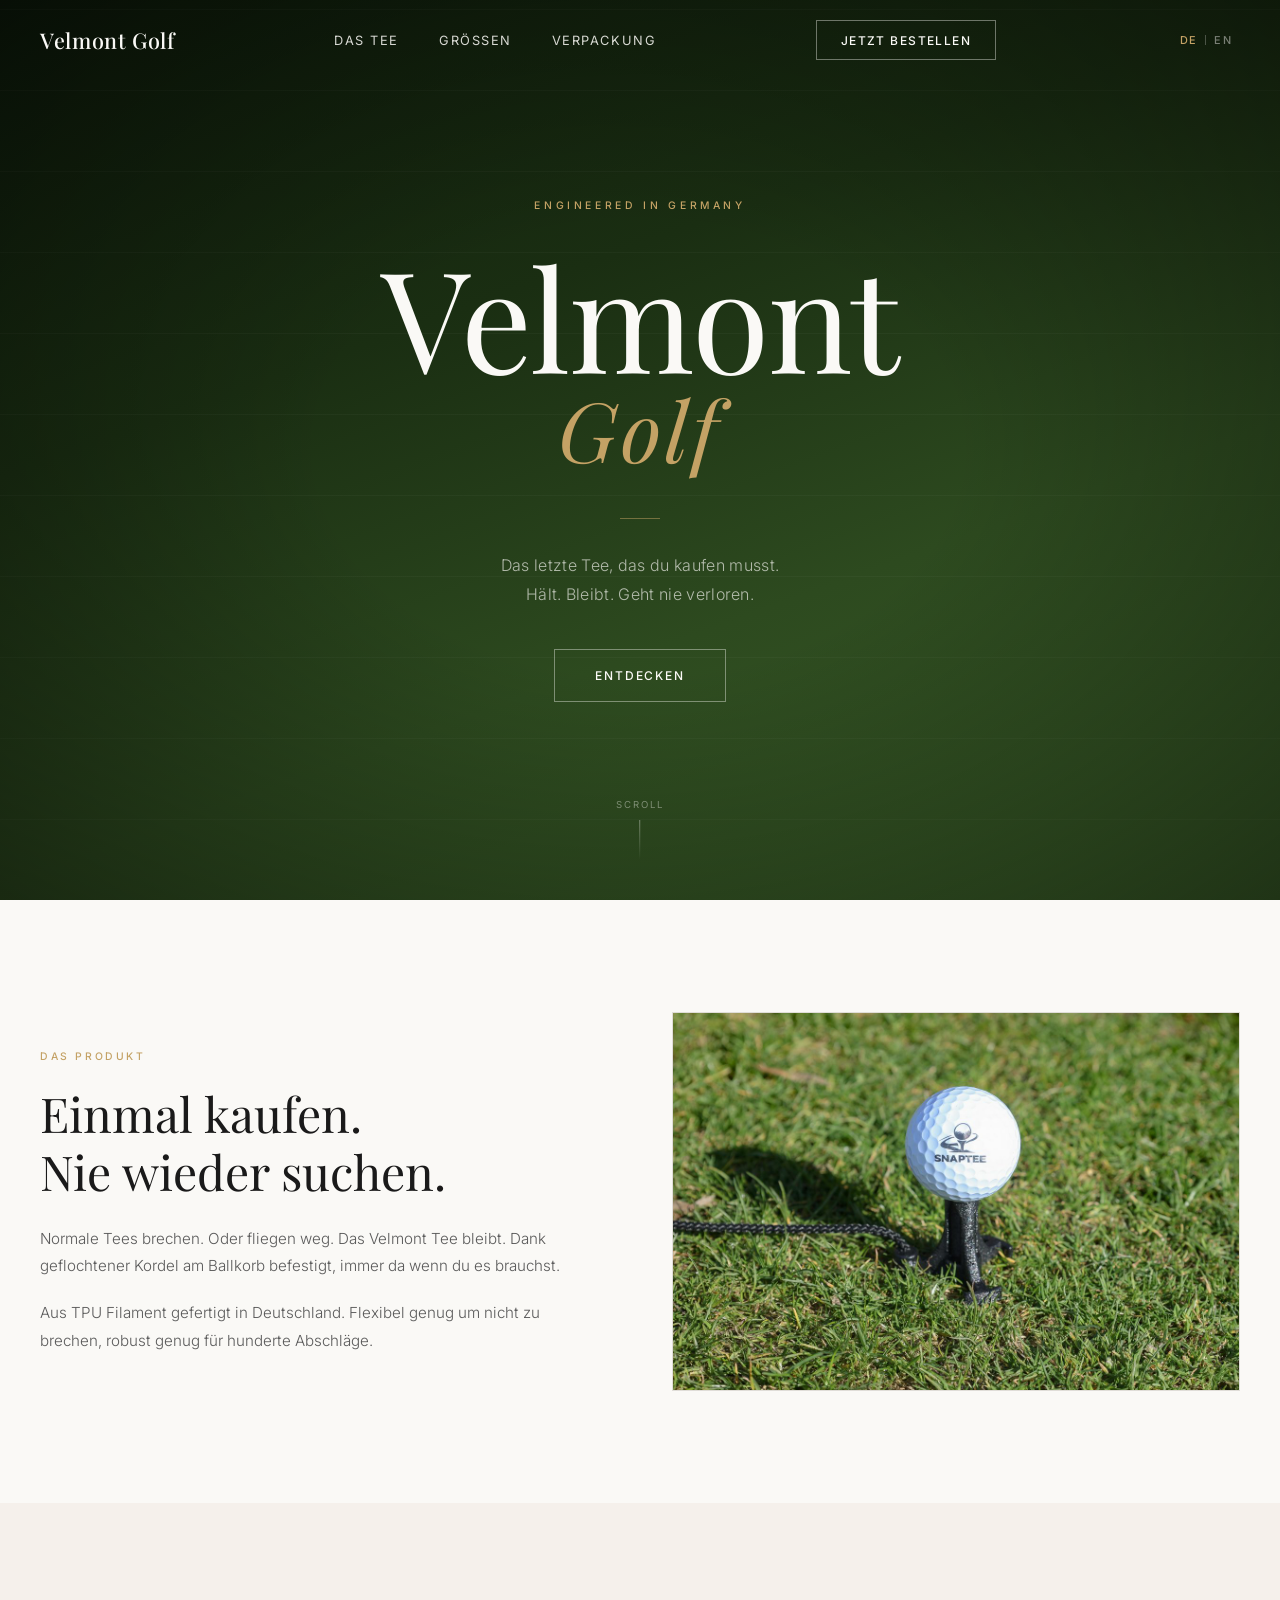
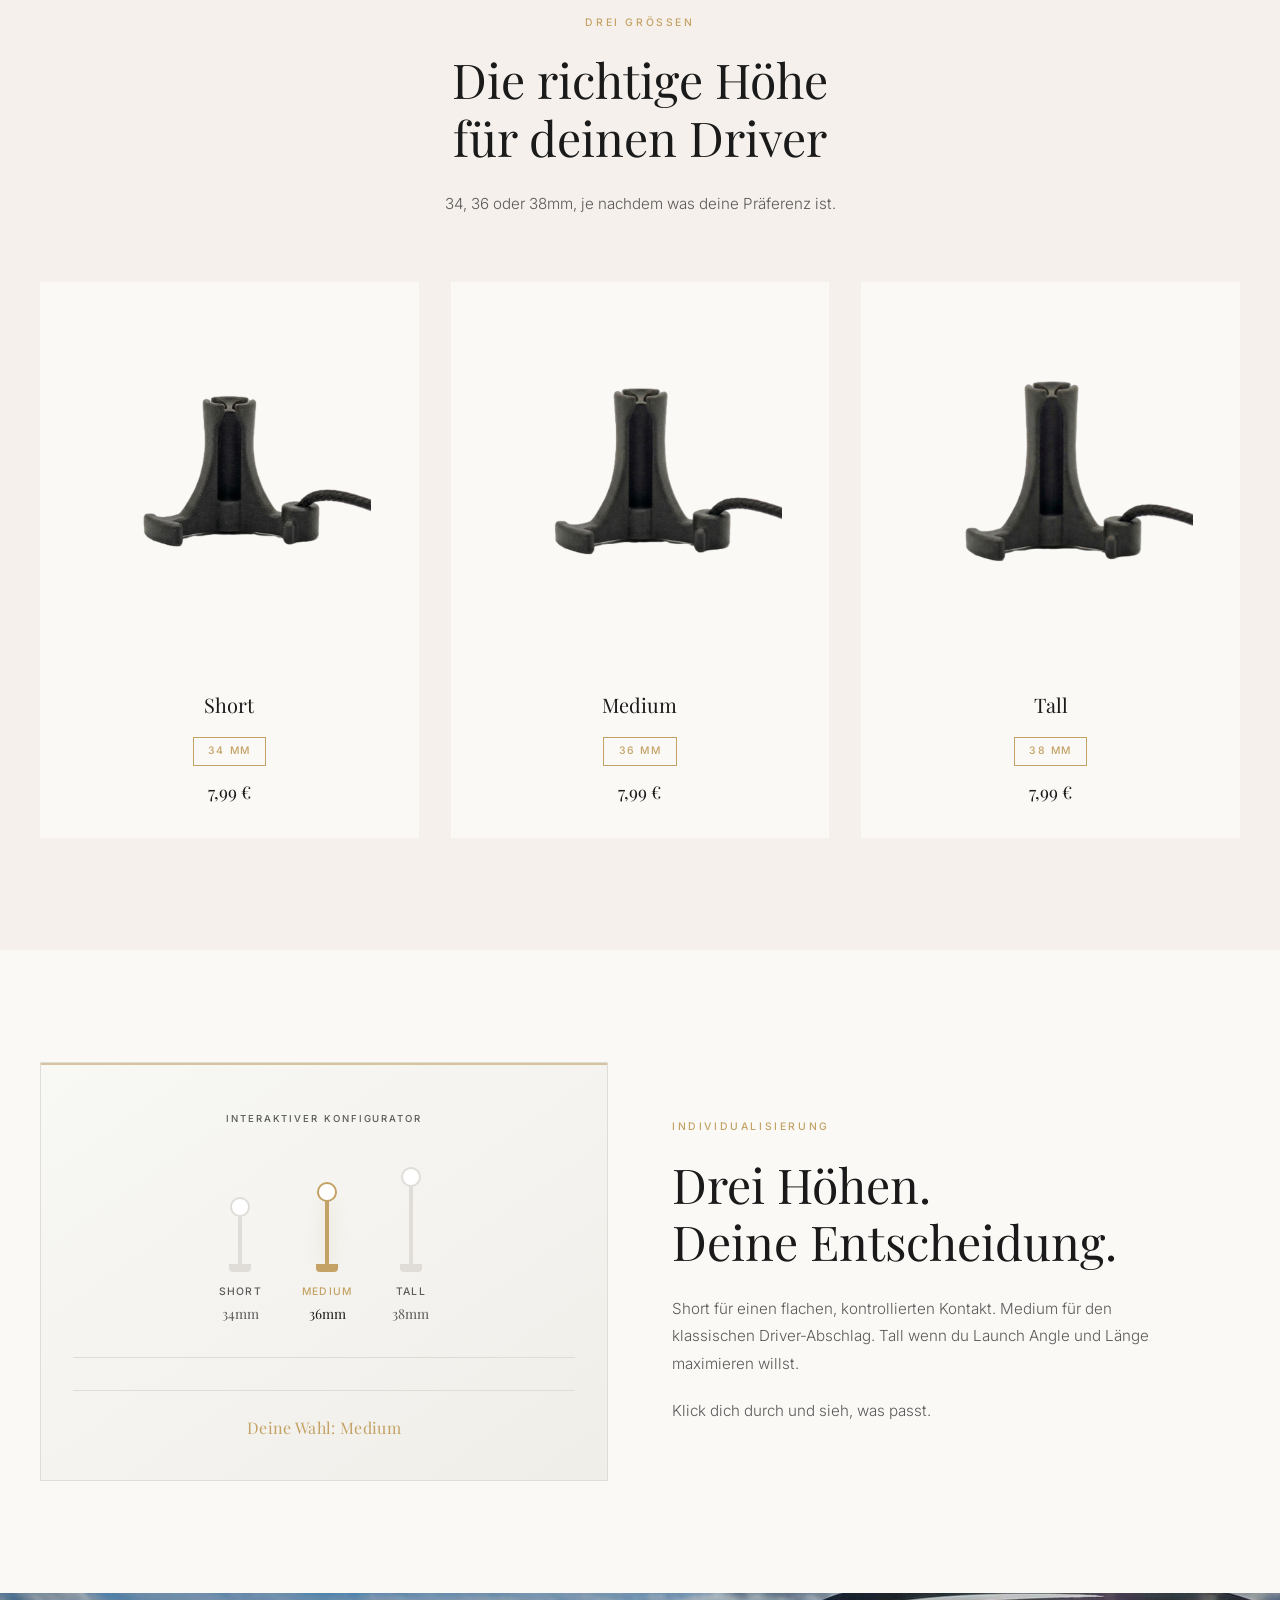
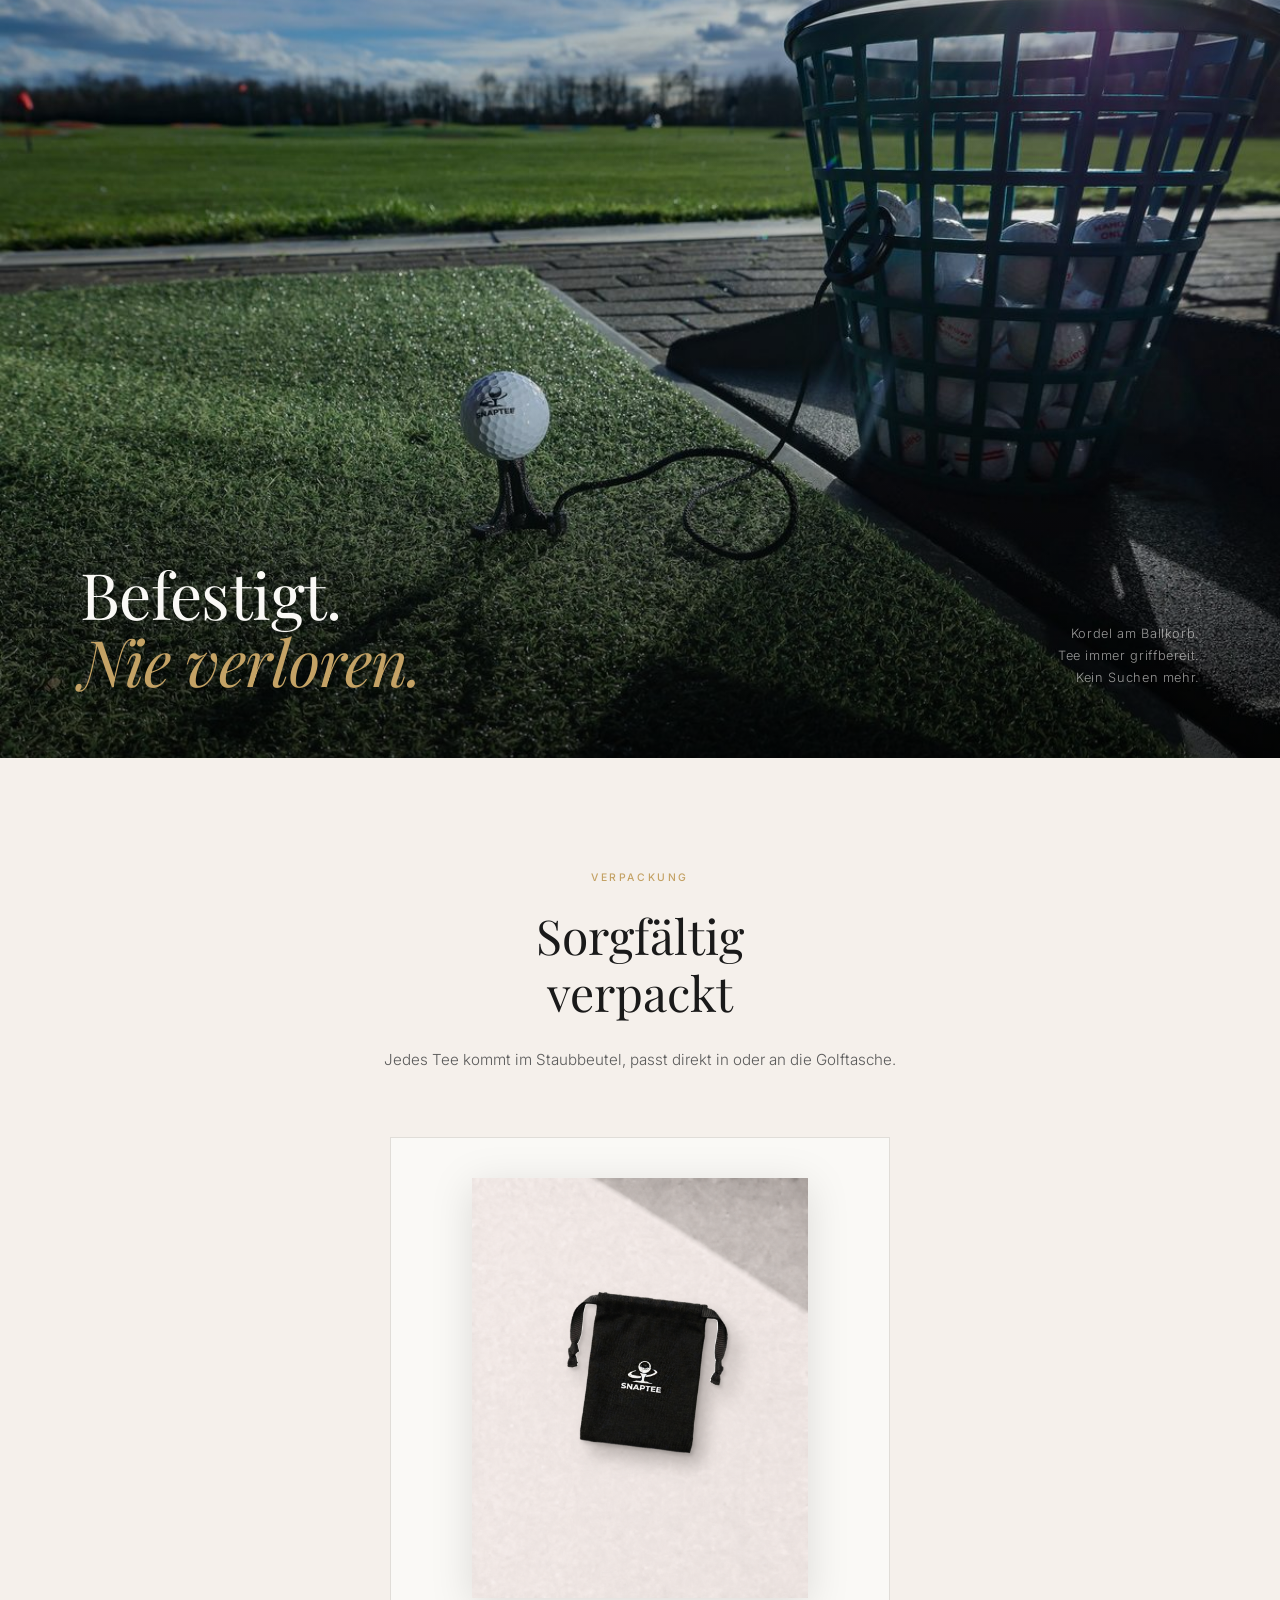
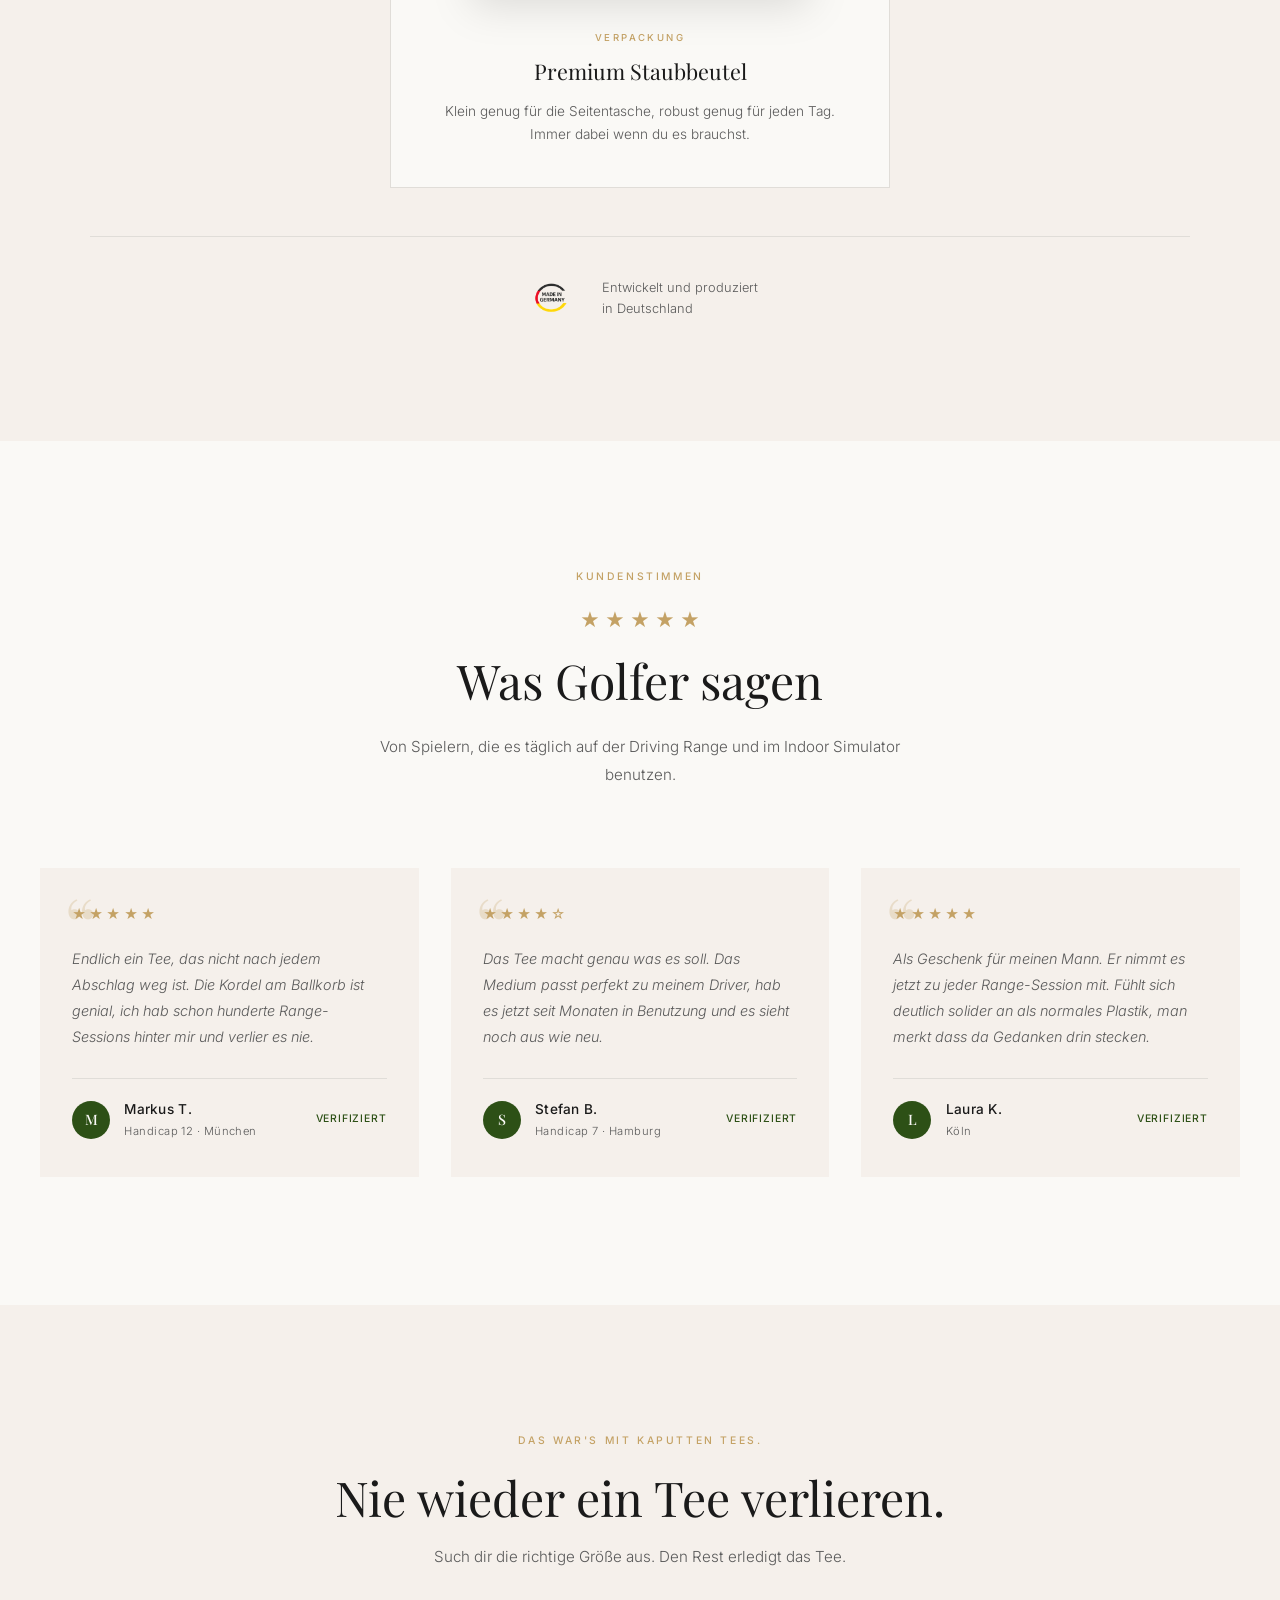
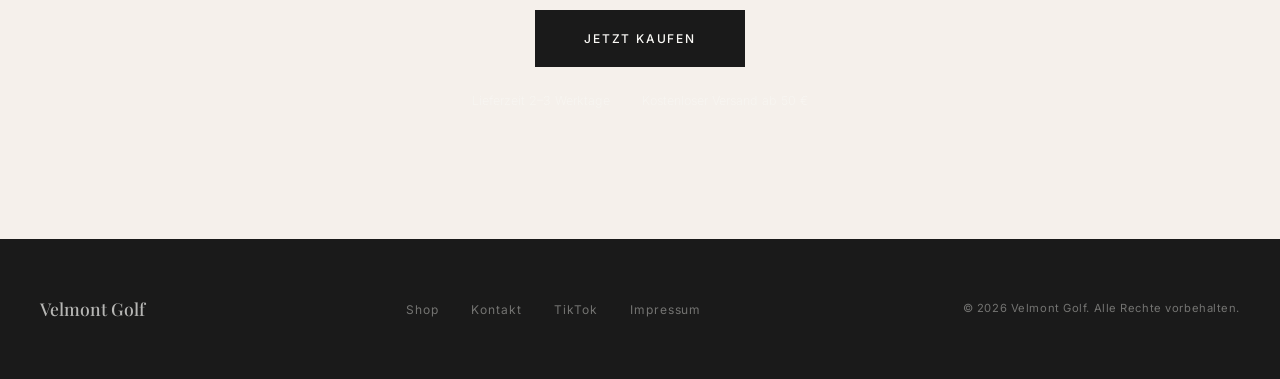
<file: index.html>
<!DOCTYPE html>
<html lang="de">
<head>
    <meta charset="UTF-8">
    <meta name="viewport" content="width=device-width, initial-scale=1.0">
    <title>Velmont Golf · Das letzte Tee, das du je brauchst</title>
    <meta name="description" content="Velmont Golf Tee, wiederverwendbar, individuell anpassbar, Made in Germany. Drei Höhen, ein Tee für immer.">
    <link rel="preconnect" href="https://fonts.googleapis.com">
    <link rel="preconnect" href="https://fonts.gstatic.com" crossorigin>
    <link href="https://fonts.googleapis.com/css2?family=Inter:wght@300;400;500;600&family=Playfair+Display:ital,wght@0,400;0,500;0,600;1,400;1,500&display=swap" rel="stylesheet">
    <style>
        *, *::before, *::after {
            margin: 0;
            padding: 0;
            box-sizing: border-box;
        }

        :root {
            --bg-primary: #FAF9F6;
            --bg-dark: #1a1a1a;
            --bg-cream: #F5F0EB;
            --bg-sage: #E8E6E1;
            --text-primary: #1a1a1a;
            --text-secondary: #5a5a5a;
            --text-light: #FAF9F6;
            --accent: #2D5016;
            --accent-light: #4A7A2B;
            --gold: #C4A265;
            --border: #e0ddd8;
            --font-body: 'Inter', sans-serif;
            --font-display: 'Playfair Display', serif;
        }

        html {
            scroll-behavior: smooth;
            font-size: 16px;
        }

        body {
            font-family: var(--font-body);
            color: var(--text-primary);
            background: var(--bg-primary);
            line-height: 1.6;
            -webkit-font-smoothing: antialiased;
            overflow-x: hidden;
        }

        /* ─── NAVIGATION ─── */
        nav {
            position: fixed;
            top: 0;
            left: 0;
            right: 0;
            z-index: 100;
            padding: 1.25rem 2.5rem;
            display: flex;
            justify-content: space-between;
            align-items: center;
            transition: all 0.4s ease;
        }

        nav.scrolled {
            background: rgba(250, 249, 246, 0.95);
            backdrop-filter: blur(20px);
            -webkit-backdrop-filter: blur(20px);
            box-shadow: 0 1px 0 var(--border);
            padding: 0.9rem 2.5rem;
        }

        .nav-logo {
            font-family: var(--font-display);
            font-size: 1.35rem;
            font-weight: 500;
            letter-spacing: 0.03em;
            color: var(--text-light);
            text-decoration: none;
            transition: color 0.4s ease;
        }

        nav.scrolled .nav-logo {
            color: var(--text-primary);
        }

        .nav-links {
            display: flex;
            gap: 2.5rem;
            list-style: none;
        }

        .nav-links a {
            font-size: 0.8rem;
            font-weight: 400;
            letter-spacing: 0.12em;
            text-transform: uppercase;
            text-decoration: none;
            color: rgba(250, 249, 246, 0.85);
            transition: color 0.3s ease;
        }

        nav.scrolled .nav-links a {
            color: var(--text-secondary);
        }

        .nav-links a:hover {
            color: var(--gold);
        }

        .nav-cta {
            font-size: 0.75rem;
            font-weight: 500;
            letter-spacing: 0.12em;
            text-transform: uppercase;
            text-decoration: none;
            color: var(--text-light);
            border: 1px solid rgba(250, 249, 246, 0.4);
            padding: 0.6rem 1.5rem;
            transition: all 0.3s ease;
        }

        nav.scrolled .nav-cta {
            color: var(--text-primary);
            border-color: var(--text-primary);
        }

        .nav-cta:hover {
            background: var(--text-primary);
            color: var(--text-light);
            border-color: var(--text-primary);
        }

        nav.scrolled .nav-cta:hover {
            background: var(--text-primary);
            color: var(--text-light);
        }

        .nav-mobile-toggle {
            display: none;
            flex-direction: column;
            gap: 5px;
            cursor: pointer;
            background: none;
            border: none;
            padding: 10px;
            min-width: 44px;
            min-height: 44px;
            justify-content: center;
            align-items: center;
        }

        .nav-mobile-toggle span {
            width: 22px;
            height: 1.5px;
            background: var(--text-light);
            transition: all 0.3s ease;
        }

        nav.scrolled .nav-mobile-toggle span {
            background: var(--text-primary);
        }

        /* ─── LANG TOGGLE ─── */
        .lang-toggle {
            display: flex;
            align-items: center;
            gap: 0;
            margin-left: 1rem;
        }

        .lang-btn {
            font-size: 0.68rem;
            font-weight: 500;
            letter-spacing: 0.12em;
            text-transform: uppercase;
            color: rgba(250, 249, 246, 0.45);
            background: none;
            border: none;
            cursor: pointer;
            padding: 0.3rem 0.5rem;
            transition: color 0.3s ease;
            font-family: var(--font-body);
            line-height: 1;
        }

        .lang-btn.active {
            color: var(--gold);
        }

        .lang-btn:hover:not(.active) {
            color: rgba(250, 249, 246, 0.75);
        }

        .lang-sep {
            width: 1px;
            height: 10px;
            background: rgba(250, 249, 246, 0.25);
            flex-shrink: 0;
        }

        nav.scrolled .lang-btn {
            color: rgba(26, 26, 26, 0.35);
        }

        nav.scrolled .lang-btn.active {
            color: var(--gold);
        }

        nav.scrolled .lang-btn:hover:not(.active) {
            color: var(--text-secondary);
        }

        nav.scrolled .lang-sep {
            background: rgba(26, 26, 26, 0.2);
        }

        /* ─── MOBILE MENU ─── */
        .mobile-menu {
            position: fixed;
            inset: 0;
            background: rgba(26, 26, 26, 0.97);
            backdrop-filter: blur(20px);
            -webkit-backdrop-filter: blur(20px);
            z-index: 200;
            display: none;
            flex-direction: column;
            justify-content: center;
            align-items: center;
            gap: 2.5rem;
        }

        .mobile-menu.open {
            display: flex;
        }

        .mobile-menu a {
            font-family: var(--font-display);
            font-size: 1.75rem;
            font-weight: 400;
            text-decoration: none;
            color: var(--text-light);
            transition: color 0.3s ease;
            letter-spacing: 0.02em;
        }

        .mobile-menu a:hover {
            color: var(--gold);
        }

        .mobile-menu-close {
            position: absolute;
            top: 1.25rem;
            right: 1.5rem;
            background: none;
            border: none;
            color: var(--text-light);
            font-size: 2rem;
            cursor: pointer;
            line-height: 1;
        }

        /* ─── HERO V2 — Typografisch ─── */
        .hero {
            position: relative;
            height: 100vh;
            min-height: 700px;
            overflow: hidden;
            background: linear-gradient(160deg, #0d1a0a 0%, #1a2e12 35%, #2d4a1f 65%, #3a5e28 100%);
            display: flex;
            align-items: center;
            justify-content: center;
        }

        /* Vignette overlay */
        .hero-vignette {
            position: absolute;
            inset: 0;
            z-index: 1;
            background: radial-gradient(ellipse at center, transparent 35%, rgba(0,0,0,0.45) 100%);
            pointer-events: none;
        }

        /* Subtle texture lines */
        .hero-texture {
            position: absolute;
            inset: 0;
            z-index: 0;
            opacity: 0.03;
            background-image: repeating-linear-gradient(
                0deg,
                transparent,
                transparent 80px,
                rgba(250,249,246,1) 80px,
                rgba(250,249,246,1) 81px
            );
            pointer-events: none;
        }

        /* Hero content — centered */
        .hero-content {
            position: relative;
            z-index: 2;
            display: flex;
            flex-direction: column;
            align-items: center;
            text-align: center;
            padding: 0 2rem;
        }

        .hero-tagline {
            font-family: var(--font-body);
            font-size: 0.65rem;
            font-weight: 500;
            letter-spacing: 0.35em;
            text-transform: uppercase;
            color: var(--gold);
            margin-bottom: 2rem;
            opacity: 0;
            transform: translateY(20px);
            animation: fadeUp 0.8s ease 0.3s forwards;
        }

        /* The big wordmark */
        .hero-wordmark {
            font-family: var(--font-display);
            font-size: clamp(4rem, 11vw, 9rem);
            font-weight: 400;
            line-height: 1.0;
            color: var(--text-light);
            letter-spacing: -0.01em;
            margin-bottom: 0;
            opacity: 0;
            transform: translateY(40px);
            animation: fadeUp 1s cubic-bezier(0.16, 1, 0.3, 1) 0.5s forwards;
        }

        .hero-wordmark-sub {
            font-family: var(--font-display);
            font-size: clamp(2.5rem, 6.5vw, 5.5rem);
            font-weight: 400;
            font-style: italic;
            color: var(--gold);
            letter-spacing: 0.04em;
            line-height: 1.0;
            margin-bottom: 3rem;
            opacity: 0;
            transform: translateY(40px);
            animation: fadeUp 1s cubic-bezier(0.16, 1, 0.3, 1) 0.7s forwards;
        }

        .hero-divider {
            width: 40px;
            height: 1px;
            background: rgba(196, 162, 101, 0.5);
            margin: 0 auto 2rem;
            opacity: 0;
            animation: fadeIn 0.8s ease 1s forwards;
        }

        .hero-subtitle {
            font-size: 1rem;
            font-weight: 300;
            color: rgba(250, 249, 246, 0.65);
            max-width: 420px;
            margin: 0 auto 2.5rem;
            line-height: 1.8;
            letter-spacing: 0.02em;
            opacity: 0;
            transform: translateY(20px);
            animation: fadeUp 0.8s ease 1.1s forwards;
        }

        .hero-btn {
            display: inline-block;
            font-size: 0.75rem;
            font-weight: 500;
            letter-spacing: 0.15em;
            text-transform: uppercase;
            text-decoration: none;
            color: var(--text-light);
            background: transparent;
            border: 1px solid rgba(250, 249, 246, 0.4);
            padding: 1rem 2.5rem;
            transition: all 0.4s ease;
            opacity: 0;
            transform: translateY(20px);
            animation: fadeUp 0.8s ease 1.3s forwards;
        }

        .hero-btn:hover {
            background: var(--text-light);
            color: var(--text-primary);
            border-color: var(--text-light);
        }

        .hero-scroll {
            position: absolute;
            bottom: 2.5rem;
            left: 50%;
            transform: translateX(-50%);
            z-index: 3;
            display: flex;
            flex-direction: column;
            align-items: center;
            gap: 0.5rem;
            text-decoration: none;
            opacity: 0;
            animation: fadeIn 0.8s ease 1.8s forwards;
        }

        .hero-scroll span {
            font-size: 0.6rem;
            letter-spacing: 0.2em;
            text-transform: uppercase;
            color: rgba(250, 249, 246, 0.4);
        }

        .scroll-line {
            width: 1px;
            height: 40px;
            background: linear-gradient(to bottom, rgba(250,249,246,0.4), transparent);
            animation: scrollPulse 2s ease-in-out infinite;
        }

        /* ─── SECTIONS ─── */
        section {
            padding: 7rem 2.5rem;
        }

        .section-label {
            font-size: 0.65rem;
            font-weight: 500;
            letter-spacing: 0.25em;
            text-transform: uppercase;
            color: var(--gold);
            margin-bottom: 1.25rem;
        }

        .section-title {
            font-family: var(--font-display);
            font-size: clamp(2rem, 4vw, 3rem);
            font-weight: 400;
            line-height: 1.2;
            margin-bottom: 1.5rem;
        }

        .section-text {
            font-size: 0.95rem;
            font-weight: 300;
            color: var(--text-secondary);
            line-height: 1.8;
            max-width: 520px;
        }

        /* ─── INTRO ─── */
        .intro {
            display: grid;
            grid-template-columns: 1fr 1fr;
            gap: 4rem;
            align-items: center;
            max-width: 1200px;
            margin: 0 auto;
        }

        .intro-image {
            position: relative;
            overflow: hidden;
        }

        .intro-image img {
            width: 100%;
            height: 100%;
            object-fit: cover;
            display: block;
        }

        .intro-image::after {
            content: '';
            position: absolute;
            inset: 0;
            border: 1px solid var(--border);
            pointer-events: none;
        }

        /* ─── FEATURES ─── */
        #features {
            background: var(--bg-primary);
            color: var(--text-primary);
            padding: 8rem 2.5rem;
        }

        .features-inner {
            max-width: 1200px;
            margin: 0 auto;
        }

        .features-header {
            text-align: center;
            margin-bottom: 5rem;
        }

        .features-header .section-title {
            color: var(--text-primary);
        }

        .features-header .section-text {
            color: var(--text-secondary);
            margin: 0 auto;
        }

        .features-grid {
            display: grid;
            grid-template-columns: repeat(3, 1fr);
            gap: 1.5rem;
        }

        .feature-card {
            padding: 2.5rem 2rem;
            background: var(--bg-cream);
            border: 1px solid var(--border);
            transition: transform 0.3s ease, box-shadow 0.3s ease, border-color 0.3s ease;
            position: relative;
        }

        .feature-card:hover {
            transform: translateY(-4px);
            box-shadow: 0 16px 48px rgba(0,0,0,0.06);
            border-color: var(--gold);
        }

        .feature-icon {
            font-size: 1.25rem;
            margin-bottom: 1.25rem;
            display: block;
            color: var(--gold);
            opacity: 0.8;
        }

        .feature-card h3 {
            font-family: var(--font-display);
            font-size: 1.15rem;
            font-weight: 400;
            margin-bottom: 0.75rem;
            color: var(--text-primary);
        }

        .feature-card p {
            font-size: 0.85rem;
            font-weight: 300;
            color: var(--text-secondary);
            line-height: 1.75;
        }

        /* ─── SIZES ─── */
        #groessen {
            background: var(--bg-cream);
        }

        .sizes-inner {
            max-width: 1200px;
            margin: 0 auto;
        }

        .sizes-header {
            text-align: center;
            margin-bottom: 4rem;
        }

        .sizes-header .section-text {
            margin: 0 auto;
        }

        .sizes-grid {
            display: grid;
            grid-template-columns: repeat(3, 1fr);
            gap: 2rem;
        }

        .size-card {
            background: var(--bg-primary);
            text-align: center;
            padding: 0 0 2rem;
            transition: transform 0.3s ease, box-shadow 0.3s ease;
            overflow: hidden;
        }

        .size-card:hover {
            transform: translateY(-4px);
            box-shadow: 0 20px 60px rgba(0,0,0,0.08);
        }

        .size-card-image {
            background: transparent;
            display: flex;
            align-items: center;
            justify-content: center;
            aspect-ratio: 1;
            margin-bottom: 1.75rem;
            overflow: hidden;
        }

        .size-card img {
            width: 75%;
            height: auto;
            display: block;
            margin: 0 auto;
            transition: transform 0.5s ease;
        }

        .size-card:hover img {
            transform: scale(1.04);
        }

        .size-card-body {
            padding: 0 1.5rem;
        }

        .size-name {
            font-family: var(--font-display);
            font-size: 1.25rem;
            font-weight: 400;
            margin-bottom: 0.25rem;
        }

        .size-desc {
            font-size: 0.8rem;
            color: var(--text-secondary);
            font-weight: 300;
            letter-spacing: 0.05em;
        }

        .size-height {
            display: inline-block;
            margin-top: 0.75rem;
            font-size: 0.65rem;
            font-weight: 500;
            letter-spacing: 0.15em;
            text-transform: uppercase;
            color: var(--gold);
            border: 1px solid var(--gold);
            padding: 0.35rem 0.9rem;
        }

        .size-price {
            display: block;
            font-family: var(--font-display);
            font-size: 1.1rem;
            font-weight: 400;
            color: var(--text-primary);
            margin-top: 0.75rem;
        }

        /* ─── CUSTOMIZATION ─── */
        .custom-section {
            max-width: 1200px;
            margin: 0 auto;
        }

        .custom-grid {
            display: grid;
            grid-template-columns: 1fr 1fr;
            gap: 4rem;
            align-items: center;
        }

        /* ─── COLOR SWATCHES (hidden) ─── */
        .config-colors,
        .config-swatches,
        .cfg-swatch,
        .config-color-name,
        .config-colors-label { display: none; }

        /* ─── TEE CONFIGURATOR ─── */
        .configurator {
            background: linear-gradient(145deg, #f8f8f5 0%, #f0eee9 100%);
            border: 1px solid var(--border);
            padding: 3rem 2rem 2.5rem;
            position: relative;
            overflow: hidden;
        }

        .configurator::before {
            content: '';
            position: absolute;
            top: 0;
            left: 0;
            right: 0;
            height: 2px;
            background: var(--gold);
            opacity: 0.6;
        }

        .config-label {
            font-size: 0.6rem;
            font-weight: 500;
            letter-spacing: 0.2em;
            text-transform: uppercase;
            color: var(--text-secondary);
            text-align: center;
            margin-bottom: 2.5rem;
        }

        .config-tees {
            display: flex;
            justify-content: center;
            align-items: flex-end;
            gap: 2.5rem;
            padding-bottom: 2rem;
            margin-bottom: 2rem;
            border-bottom: 1px solid var(--border);
        }

        .config-tee {
            display: flex;
            flex-direction: column;
            align-items: center;
            cursor: pointer;
            transition: transform 0.3s ease;
        }

        .config-tee:hover {
            transform: translateY(-4px);
        }

        .config-tee.active .tee-stem {
            background: var(--gold);
            box-shadow: 0 0 16px rgba(196, 162, 101, 0.3);
        }

        .config-tee.active .tee-name {
            color: var(--gold);
        }

        .tee-ball {
            width: 20px;
            height: 20px;
            border-radius: 50%;
            background: #fff;
            border: 2px solid var(--border);
            margin-bottom: -2px;
            z-index: 1;
            transition: border-color 0.3s ease;
        }

        .config-tee.active .tee-ball {
            border-color: var(--gold);
        }

        .tee-stem {
            width: 4px;
            border-radius: 0 0 2px 2px;
            background: var(--border);
            transition: all 0.4s ease;
        }

        .tee-stem.short { height: 50px; }
        .tee-stem.medium { height: 65px; }
        .tee-stem.tall { height: 80px; }

        .tee-base {
            width: 22px;
            height: 8px;
            border-radius: 0 0 4px 4px;
            margin-top: -1px;
            transition: background 0.3s ease;
        }

        .config-tee .tee-base {
            background: var(--border);
        }

        .config-tee.active .tee-base {
            background: var(--gold);
        }

        .tee-name {
            font-size: 0.65rem;
            font-weight: 500;
            letter-spacing: 0.12em;
            text-transform: uppercase;
            color: var(--text-secondary);
            margin-top: 0.75rem;
            transition: color 0.3s ease;
        }

        .tee-mm {
            font-family: var(--font-display);
            font-size: 0.85rem;
            color: var(--text-secondary);
            margin-top: 0.15rem;
            transition: color 0.3s ease;
        }

        .config-tee.active .tee-mm {
            color: var(--text-primary);
        }

        .config-summary {
            margin-top: 1.5rem;
            padding-top: 1.5rem;
            border-top: 1px solid var(--border);
            text-align: center;
        }

        .config-summary-text {
            font-family: var(--font-display);
            font-size: 1rem;
            font-weight: 400;
            color: var(--text-primary);
            letter-spacing: 0.02em;
        }

        .config-summary-text span {
            color: var(--gold);
        }

        /* ─── GALLERY ─── */
        .gallery {
            position: relative;
            height: 85vh;
            min-height: 520px;
            overflow: hidden;
        }

        .gallery img {
            width: 100%;
            height: 100%;
            object-fit: cover;
            display: block;
            transform-origin: center center;
            animation: galleryZoom 12s ease-in-out infinite alternate;
        }

        @keyframes galleryZoom {
            from { transform: scale(1.0); }
            to   { transform: scale(1.06); }
        }

        .gallery-overlay {
            position: absolute;
            inset: 0;
            background:
                linear-gradient(to bottom, rgba(0,0,0,0.15) 0%, transparent 30%),
                linear-gradient(to top, rgba(0,0,0,0.6) 0%, transparent 55%);
            pointer-events: none;
        }

        .gallery-text {
            position: absolute;
            bottom: 0;
            left: 0;
            right: 0;
            padding: 4rem 5rem;
            display: flex;
            justify-content: space-between;
            align-items: flex-end;
        }

        .gallery-text-left h2 {
            font-family: var(--font-display);
            font-size: clamp(2.5rem, 5vw, 4.5rem);
            font-weight: 400;
            color: var(--text-light);
            line-height: 1.05;
            letter-spacing: -0.01em;
        }

        .gallery-text-left h2 em {
            font-style: italic;
            color: var(--gold);
        }

        .gallery-text-right {
            text-align: right;
            padding-bottom: 0.35rem;
        }

        .gallery-text-right p {
            font-size: 0.8rem;
            font-weight: 300;
            color: rgba(250,249,246,0.6);
            letter-spacing: 0.05em;
            line-height: 1.7;
            max-width: 240px;
        }

        @media (max-width: 900px) {
            .gallery { height: 60vh; }
            .gallery-text { padding: 2.5rem 2rem; flex-direction: column; align-items: flex-start; gap: 1rem; }
            .gallery-text-right { text-align: left; }
        }

        /* ─── PACKAGING ─── */
        #verpackung {
            background: var(--bg-cream);
            color: var(--text-primary);
        }

        .packaging-inner {
            max-width: 1100px;
            margin: 0 auto;
        }

        .packaging-header {
            text-align: center;
            margin-bottom: 4rem;
        }

        .packaging-header .section-title {
            color: var(--text-primary);
        }

        .packaging-header .section-text {
            color: var(--text-secondary);
            margin: 0 auto;
        }

        .packaging-options {
            display: grid;
            grid-template-columns: 1fr 1fr;
            gap: 2rem;
        }

        .packaging-option {
            border: 1px solid var(--border);
            background: var(--bg-primary);
            padding: 2.5rem 2rem;
            text-align: center;
            transition: border-color 0.3s ease, box-shadow 0.3s ease;
        }

        .packaging-option:hover {
            border-color: var(--gold);
            box-shadow: 0 8px 30px rgba(0,0,0,0.06);
        }

        .packaging-option-img {
            width: 100%;
            max-height: 260px;
            object-fit: contain;
            display: block;
            margin: 0 auto 2rem;
            filter: drop-shadow(0 8px 20px rgba(0,0,0,0.12));
        }

        .packaging-option-img--studio {
            max-height: 420px;
        }

        .packaging-option-label {
            font-size: 0.6rem;
            font-weight: 500;
            letter-spacing: 0.25em;
            text-transform: uppercase;
            color: var(--gold);
            margin-bottom: 0.5rem;
        }

        .packaging-option-name {
            font-family: var(--font-display);
            font-size: 1.35rem;
            font-weight: 400;
            color: var(--text-primary);
            margin-bottom: 0.75rem;
        }

        .packaging-option-desc {
            font-size: 0.85rem;
            font-weight: 300;
            color: var(--text-secondary);
            line-height: 1.7;
        }

        .badge-row {
            display: flex;
            align-items: center;
            justify-content: center;
            gap: 1.25rem;
            margin-top: 3rem;
            padding-top: 2rem;
            border-top: 1px solid var(--border);
        }

        .badge-row img {
            width: 60px;
            height: auto;
        }

        .badge-text {
            font-size: 0.8rem;
            font-weight: 300;
            color: var(--text-secondary);
            line-height: 1.6;
        }

        /* ─── REVIEWS ─── */
        .reviews {
            background: var(--bg-primary);
            padding: 8rem 2.5rem;
        }

        .reviews-inner {
            max-width: 1200px;
            margin: 0 auto;
        }

        .reviews-header {
            text-align: center;
            margin-bottom: 5rem;
        }

        .reviews-stars-overall {
            display: flex;
            justify-content: center;
            gap: 0.3rem;
            margin-bottom: 1rem;
        }

        .star {
            color: var(--gold);
            font-size: 1.2rem;
        }

        .reviews-grid {
            display: grid;
            grid-template-columns: repeat(3, 1fr);
            gap: 2rem;
        }

        .review-card {
            background: var(--bg-cream);
            padding: 2.25rem 2rem;
            position: relative;
            transition: transform 0.3s ease, box-shadow 0.3s ease;
        }

        .review-card:hover {
            transform: translateY(-4px);
            box-shadow: 0 20px 50px rgba(0,0,0,0.07);
        }

        .review-card::before {
            content: '\201C';
            font-family: var(--font-display);
            font-size: 5rem;
            line-height: 1;
            color: var(--gold);
            opacity: 0.25;
            position: absolute;
            top: 1rem;
            left: 1.5rem;
        }

        .review-stars {
            display: flex;
            gap: 0.2rem;
            margin-bottom: 1.25rem;
        }

        .review-stars .star {
            font-size: 0.85rem;
        }

        .review-text {
            font-size: 0.9rem;
            font-weight: 300;
            color: var(--text-secondary);
            line-height: 1.8;
            margin-bottom: 1.75rem;
            font-style: italic;
        }

        .review-author {
            display: flex;
            align-items: center;
            gap: 0.9rem;
            padding-top: 1.25rem;
            border-top: 1px solid var(--border);
        }

        .review-avatar {
            width: 38px;
            height: 38px;
            border-radius: 50%;
            background: var(--accent);
            display: flex;
            align-items: center;
            justify-content: center;
            font-family: var(--font-display);
            font-size: 0.9rem;
            font-weight: 500;
            color: var(--text-light);
            flex-shrink: 0;
        }

        .review-author-info {
            display: flex;
            flex-direction: column;
            gap: 0.15rem;
        }

        .review-name {
            font-size: 0.85rem;
            font-weight: 500;
            color: var(--text-primary);
            letter-spacing: 0.02em;
        }

        .review-meta {
            font-size: 0.7rem;
            font-weight: 300;
            color: var(--text-secondary);
            letter-spacing: 0.04em;
        }

        .review-verified {
            margin-left: auto;
            font-size: 0.65rem;
            font-weight: 500;
            letter-spacing: 0.08em;
            text-transform: uppercase;
            color: var(--accent);
        }

        @media (max-width: 900px) {
            .reviews-grid {
                grid-template-columns: 1fr;
                max-width: 480px;
                margin: 0 auto;
            }
        }

        /* ─── CTA ─── */
        .cta {
            background: var(--bg-cream);
            text-align: center;
            padding: 8rem 2.5rem;
        }

        .cta .section-title {
            margin-bottom: 1rem;
        }

        .cta .section-text {
            margin: 0 auto 2.5rem;
            text-align: center;
        }

        .btn-primary {
            display: inline-block;
            font-size: 0.75rem;
            font-weight: 500;
            letter-spacing: 0.15em;
            text-transform: uppercase;
            text-decoration: none;
            background: var(--text-primary);
            color: var(--text-light);
            padding: 1.1rem 3rem;
            transition: all 0.3s ease;
            border: 1px solid var(--text-primary);
        }

        .btn-primary:hover {
            background: transparent;
            color: var(--text-primary);
        }

        /* ─── FOOTER ─── */
        footer {
            background: var(--bg-dark);
            color: rgba(250, 249, 246, 0.4);
            padding: 3.5rem 2.5rem;
        }

        .footer-inner {
            max-width: 1200px;
            margin: 0 auto;
            display: flex;
            justify-content: space-between;
            align-items: center;
        }

        .footer-logo {
            font-family: var(--font-display);
            font-size: 1.1rem;
            font-weight: 500;
            color: rgba(250, 249, 246, 0.7);
        }

        .footer-links {
            display: flex;
            gap: 2rem;
            list-style: none;
        }

        .footer-links a {
            font-size: 0.75rem;
            letter-spacing: 0.08em;
            text-decoration: none;
            color: rgba(250, 249, 246, 0.4);
            transition: color 0.3s ease;
        }

        .footer-links a:hover {
            color: var(--gold);
        }

        .footer-copy {
            font-size: 0.7rem;
            letter-spacing: 0.05em;
        }

        /* ─── ANIMATIONS ─── */
        @keyframes fadeUp {
            to {
                opacity: 1;
                transform: translateY(0);
            }
        }

        @keyframes fadeIn {
            to { opacity: 1; }
        }

        @keyframes scrollPulse {
            0%, 100% { opacity: 0.3; transform: scaleY(1); }
            50% { opacity: 0.7; transform: scaleY(1.1); }
        }

        .reveal {
            opacity: 0;
            transform: translateY(40px);
            transition: opacity 0.8s ease, transform 0.8s ease;
        }

        .reveal.visible {
            opacity: 1;
            transform: translateY(0);
        }

        .reveal-delay-1 { transition-delay: 0.1s; }
        .reveal-delay-2 { transition-delay: 0.2s; }
        .reveal-delay-3 { transition-delay: 0.3s; }

        /* ─── RESPONSIVE ─── */
        @media (max-width: 900px) {
            nav {
                padding: 1rem 1.5rem;
            }

            .nav-links, .nav-cta {
                display: none;
            }

            .nav-mobile-toggle {
                display: flex;
            }

            section {
                padding: 4.5rem 1.5rem;
            }

            .intro {
                grid-template-columns: 1fr;
                gap: 2.5rem;
            }

            .intro-image {
                order: -1;
            }

            .features-grid {
                grid-template-columns: 1fr;
            }

            .sizes-grid {
                grid-template-columns: 1fr;
                gap: 1.5rem;
            }

            .custom-grid {
                grid-template-columns: 1fr;
                gap: 2.5rem;
            }

            .config-tees {
                gap: 1.5rem;
            }

            .packaging-options {
                grid-template-columns: 1fr;
                gap: 1.5rem;
            }

            .footer-inner {
                flex-direction: column;
                gap: 1.5rem;
                text-align: center;
            }

            .footer-links {
                gap: 1.5rem;
            }

            .cta {
                padding: 5rem 1.5rem;
            }
        }

        @media (max-width: 600px) {
            .sizes-grid {
                grid-template-columns: 1fr;
            }

            .size-card-image {
                aspect-ratio: 4/3;
            }

            .footer-links {
                flex-direction: column;
                gap: 1rem;
            }
        }

        /* ─── FOCUS VISIBLE ─── */
        :focus-visible {
            outline: 2px solid var(--gold);
            outline-offset: 3px;
        }

        .config-tee:focus-visible,
        .cfg-swatch:focus-visible {
            outline: 2px solid var(--gold);
            outline-offset: 4px;
        }

        /* ─── REDUCED MOTION ─── */
        @media (prefers-reduced-motion: reduce) {
            .hero-tagline,
            .hero-wordmark,
            .hero-wordmark-sub,
            .hero-divider,
            .hero-subtitle,
            .hero-btn,
            .hero-scroll {
                opacity: 1;
                transform: none;
                animation: none;
            }
            .scroll-line {
                animation: none;
            }
            .reveal {
                opacity: 1;
                transform: none;
                transition: none;
            }
        }
    </style>
</head>
<body>

    <!-- Navigation -->
    <nav id="navbar">
        <a href="#" class="nav-logo">Velmont Golf</a>
        <ul class="nav-links">
            <li><a href="#produkt" data-i18n="nav.tee">Das Tee</a></li>
            <li><a href="produkte.html" data-i18n="nav.sizes">Größen</a></li>
            <li><a href="#verpackung" data-i18n="nav.packaging">Verpackung</a></li>
        </ul>
        <a href="https://7ccjau-pn.myshopify.com" class="nav-cta" target="_blank" data-i18n="nav.shop">Jetzt bestellen</a>
        <div class="lang-toggle">
            <button class="lang-btn active" onclick="setLanguage('de')" data-lang="de">DE</button>
            <div class="lang-sep"></div>
            <button class="lang-btn" onclick="setLanguage('en')" data-lang="en">EN</button>
        </div>
        <button class="nav-mobile-toggle" onclick="toggleMobileMenu()" aria-label="Menu">
            <span></span><span></span><span></span>
        </button>
    </nav>

    <!-- Mobile Menu -->
    <div class="mobile-menu" id="mobileMenu">
        <button class="mobile-menu-close" onclick="toggleMobileMenu()" aria-label="Close">&times;</button>
        <a href="#produkt" onclick="toggleMobileMenu()" data-i18n="nav.tee">Das Tee</a>
        <a href="produkte.html" onclick="toggleMobileMenu()" data-i18n="nav.sizes">Größen</a>
        <a href="#features" onclick="toggleMobileMenu()" data-i18n="nav.features">Vorteile</a>
        <a href="#verpackung" onclick="toggleMobileMenu()" data-i18n="nav.packaging">Verpackung</a>
        <a href="https://7ccjau-pn.myshopify.com" target="_blank" data-i18n="nav.shop">Jetzt bestellen</a>
        <div class="lang-toggle" style="margin-top:0.5rem;">
            <button class="lang-btn active" onclick="setLanguage('de')" data-lang="de" style="color:rgba(250,249,246,0.5);font-size:0.85rem;">DE</button>
            <div class="lang-sep" style="background:rgba(250,249,246,0.25);"></div>
            <button class="lang-btn" onclick="setLanguage('en')" data-lang="en" style="color:rgba(250,249,246,0.5);font-size:0.85rem;">EN</button>
        </div>
    </div>

    <!-- Hero V2 — Typografisch -->
    <section class="hero" id="hero">
        <div class="hero-texture"></div>
        <div class="hero-vignette"></div>

        <div class="hero-content">
            <p class="hero-tagline">Engineered in Germany</p>
            <h1 class="hero-wordmark">Velmont</h1>
            <p class="hero-wordmark-sub">Golf</p>
            <div class="hero-divider"></div>
            <p class="hero-subtitle" data-i18n="hero.subtitle">Das letzte Tee, das du kaufen musst.<br>Hält. Bleibt. Geht nie verloren.</p>
            <a href="#produkt" class="hero-btn" data-i18n="hero.btn">Entdecken</a>
        </div>

        <a href="#produkt" class="hero-scroll">
            <span data-i18n="hero.scroll">Scroll</span>
            <div class="scroll-line"></div>
        </a>
    </section>

    <!-- Intro / Product -->
    <section id="produkt">
        <div class="intro">
            <div class="intro-content reveal">
                <p class="section-label" data-i18n="intro.label">Das Produkt</p>
                <h2 class="section-title" data-i18n="intro.title">Einmal kaufen.<br>Nie wieder suchen.</h2>
                <p class="section-text" data-i18n="intro.text1">
                    Normale Tees brechen. Oder fliegen weg. Das Velmont Tee bleibt. Dank geflochtener Kordel am Ballkorb befestigt, immer da wenn du es brauchst.
                </p>
                <p class="section-text" style="margin-top: 1.25rem;" data-i18n="intro.text2">
                    Aus TPU Filament gefertigt in Deutschland. Flexibel genug um nicht zu brechen, robust genug für hunderte Abschläge.
                </p>
            </div>
            <div class="intro-image reveal reveal-delay-2">
                <img src="img/tee-grass.jpg" alt="Velmont Golf Tee auf dem Grün" loading="lazy">
            </div>
        </div>
    </section>

    <!-- Sizes -->
    <section id="groessen">
        <div class="sizes-inner">
            <div class="sizes-header reveal">
                <p class="section-label" data-i18n="sizes.label">Drei Größen</p>
                <h2 class="section-title" data-i18n="sizes.title">Die richtige Höhe<br>für deinen Driver</h2>
                <p class="section-text" data-i18n="sizes.text">34, 36 oder 38mm, je nachdem was deine Präferenz ist.</p>
            </div>
            <div class="sizes-grid">
                <a href="produkt-short.html" class="size-card reveal reveal-delay-1" style="text-decoration:none; color:inherit;">
                    <div class="size-card-image">
                        <img src="img/tee-34mm.jpg" alt="Velmont Golf Tee 34mm Short" loading="lazy">
                    </div>
                    <div class="size-card-body">
                        <h3 class="size-name">Short</h3>
                        <span class="size-height">34 mm</span>
                        <span class="size-price">7,99 €</span>
                    </div>
                </a>
                <a href="produkt-medium.html" class="size-card reveal reveal-delay-2" style="text-decoration:none; color:inherit;">
                    <div class="size-card-image">
                        <img src="img/tee-36mm.jpg" alt="Velmont Golf Tee 36mm Medium" loading="lazy">
                    </div>
                    <div class="size-card-body">
                        <h3 class="size-name">Medium</h3>
                        <span class="size-height">36 mm</span>
                        <span class="size-price">7,99 €</span>
                    </div>
                </a>
                <a href="produkt-tall.html" class="size-card reveal reveal-delay-3" style="text-decoration:none; color:inherit;">
                    <div class="size-card-image">
                        <img src="img/tee-38mm.jpg" alt="Velmont Golf Tee 38mm Tall" loading="lazy">
                    </div>
                    <div class="size-card-body">
                        <h3 class="size-name">Tall</h3>
                        <span class="size-height">38 mm</span>
                        <span class="size-price">7,99 €</span>
                    </div>
                </a>
            </div>
        </div>
    </section>

    <!-- Customization -->
    <section id="individuell">
        <div class="custom-section">
            <div class="custom-grid">
                <div class="configurator reveal" id="configurator">
                    <p class="config-label" data-i18n="config.label">Interaktiver Konfigurator</p>

                    <div class="config-tees">
                        <div class="config-tee" data-size="Short" data-mm="34" onclick="selectSize(this)" role="button" tabindex="0">
                            <div class="tee-ball"></div>
                            <div class="tee-stem short"></div>
                            <div class="tee-base"></div>
                            <span class="tee-name">Short</span>
                            <span class="tee-mm">34mm</span>
                        </div>
                        <div class="config-tee active" data-size="Medium" data-mm="36" onclick="selectSize(this)" role="button" tabindex="0" aria-pressed="true">
                            <div class="tee-ball"></div>
                            <div class="tee-stem medium"></div>
                            <div class="tee-base"></div>
                            <span class="tee-name">Medium</span>
                            <span class="tee-mm">36mm</span>
                        </div>
                        <div class="config-tee" data-size="Tall" data-mm="38" onclick="selectSize(this)" role="button" tabindex="0">
                            <div class="tee-ball"></div>
                            <div class="tee-stem tall"></div>
                            <div class="tee-base"></div>
                            <span class="tee-name">Tall</span>
                            <span class="tee-mm">38mm</span>
                        </div>
                    </div>

                    <div class="config-summary">
                        <p class="config-summary-text"><span data-i18n="config.summary">Deine Wahl:</span> <span id="cfgSummary">Medium</span></p>
                    </div>
                </div>

                <div class="custom-content reveal reveal-delay-2">
                    <p class="section-label" data-i18n="config.section.label">Individualisierung</p>
                    <h2 class="section-title" data-i18n="config.title">Drei Höhen.<br>Deine Entscheidung.</h2>
                    <p class="section-text" data-i18n="config.text1">
                        Short für einen flachen, kontrollierten Kontakt. Medium für den klassischen Driver-Abschlag. Tall wenn du Launch Angle und Länge maximieren willst.
                    </p>
                    <p class="section-text" style="margin-top: 1.25rem;" data-i18n="config.text2">
                        Klick dich durch und sieh, was passt.
                    </p>
                </div>
            </div>
        </div>
    </section>

    <!-- Gallery -->
    <div class="gallery">
        <img src="img/tee-action.jpg" alt="Velmont Golf Tee auf der Driving Range" loading="lazy">
        <div class="gallery-overlay"></div>
        <div class="gallery-text">
            <div class="gallery-text-left">
                <h2>Befestigt.<br><em>Nie verloren.</em></h2>
            </div>
            <div class="gallery-text-right">
                <p>Kordel am Ballkorb.<br>Tee immer griffbereit.<br>Kein Suchen mehr.</p>
            </div>
        </div>
    </div>

    <!-- Packaging -->
    <section id="verpackung">
        <div class="packaging-inner">
            <div class="packaging-header reveal">
                <p class="section-label" data-i18n="pack.label">Verpackung</p>
                <h2 class="section-title" data-i18n="pack.title">Sorgfältig<br>verpackt</h2>
                <p class="section-text" data-i18n="pack.text">Jedes Tee kommt im Staubbeutel, passt direkt in oder an die Golftasche.</p>
            </div>
            <div class="packaging-options" style="grid-template-columns: 1fr; max-width: 500px; margin: 0 auto;">
                <div class="packaging-option reveal reveal-delay-1">
                    <img src="img/staubbeutel-studio.png" alt="Velmont Golf Staubbeutel" class="packaging-option-img packaging-option-img--studio" loading="lazy">
                    <p class="packaging-option-label" data-i18n="pack.single.label">Verpackung</p>
                    <h3 class="packaging-option-name" data-i18n="pack.single.name">Premium Staubbeutel</h3>
                    <p class="packaging-option-desc" data-i18n="pack.single.desc">Klein genug für die Seitentasche, robust genug für jeden Tag. Immer dabei wenn du es brauchst.</p>
                </div>
            </div>
            <div class="badge-row reveal">
                <img src="img/made-in-germany.png" alt="Made in Germany" loading="lazy">
                <p class="badge-text" data-i18n="pack.badge">Entwickelt und produziert<br>in Deutschland</p>
            </div>
        </div>
    </section>

    <!-- Reviews -->
    <section class="reviews">
        <div class="reviews-inner">
            <div class="reviews-header reveal">
                <p class="section-label" data-i18n="rev.label">Kundenstimmen</p>
                <div class="reviews-stars-overall">
                    <span class="star">&#9733;</span>
                    <span class="star">&#9733;</span>
                    <span class="star">&#9733;</span>
                    <span class="star">&#9733;</span>
                    <span class="star">&#9733;</span>
                </div>
                <h2 class="section-title" data-i18n="rev.title">Was Golfer sagen</h2>
                <p class="section-text" style="margin: 0 auto;" data-i18n="rev.text">Von Spielern, die es täglich auf der Driving Range und im Indoor Simulator benutzen.</p>
            </div>
            <div class="reviews-grid">

                <div class="review-card reveal reveal-delay-1">
                    <div class="review-stars">
                        <span class="star">&#9733;</span><span class="star">&#9733;</span><span class="star">&#9733;</span><span class="star">&#9733;</span><span class="star">&#9733;</span>
                    </div>
                    <p class="review-text" data-i18n="rev.1.text">Endlich ein Tee, das nicht nach jedem Abschlag weg ist. Die Kordel am Ballkorb ist genial, ich hab schon hunderte Range-Sessions hinter mir und verlier es nie.</p>
                    <div class="review-author">
                        <div class="review-avatar">M</div>
                        <div class="review-author-info">
                            <span class="review-name">Markus T.</span>
                            <span class="review-meta" data-i18n="rev.1.meta">Handicap 12 · München</span>
                        </div>
                        <span class="review-verified" data-i18n="rev.verified">Verifiziert</span>
                    </div>
                </div>

                <div class="review-card reveal reveal-delay-2">
                    <div class="review-stars">
                        <span class="star">&#9733;</span><span class="star">&#9733;</span><span class="star">&#9733;</span><span class="star">&#9733;</span><span class="star">&#9734;</span>
                    </div>
                    <p class="review-text" data-i18n="rev.2.text">Das Tee macht genau was es soll. Das Medium passt perfekt zu meinem Driver, hab es jetzt seit Monaten in Benutzung und es sieht noch aus wie neu.</p>
                    <div class="review-author">
                        <div class="review-avatar">S</div>
                        <div class="review-author-info">
                            <span class="review-name">Stefan B.</span>
                            <span class="review-meta" data-i18n="rev.2.meta">Handicap 7 · Hamburg</span>
                        </div>
                        <span class="review-verified">Verifiziert</span>
                    </div>
                </div>

                <div class="review-card reveal reveal-delay-3">
                    <div class="review-stars">
                        <span class="star">&#9733;</span><span class="star">&#9733;</span><span class="star">&#9733;</span><span class="star">&#9733;</span><span class="star">&#9733;</span>
                    </div>
                    <p class="review-text" data-i18n="rev.3.text">Als Geschenk für meinen Mann. Er nimmt es jetzt zu jeder Range-Session mit. Fühlt sich deutlich solider an als normales Plastik, man merkt dass da Gedanken drin stecken.</p>
                    <div class="review-author">
                        <div class="review-avatar">L</div>
                        <div class="review-author-info">
                            <span class="review-name">Laura K.</span>
                            <span class="review-meta" data-i18n="rev.3.meta">Köln</span>
                        </div>
                        <span class="review-verified" data-i18n="rev.verified">Verifiziert</span>
                    </div>
                </div>

            </div>
        </div>
    </section>

    <!-- CTA -->
    <section class="cta">
        <div class="reveal">
            <p class="section-label" data-i18n="cta.label">Das war's mit kaputten Tees.</p>
            <h2 class="section-title" data-i18n="cta.title">Nie wieder ein Tee verlieren.</h2>
            <p class="section-text" data-i18n="cta.text">
                Such dir die richtige Größe aus. Den Rest erledigt das Tee.
            </p>
            <a href="produkte.html" class="btn-primary" data-i18n="cta.btn">Jetzt kaufen</a>
            <div style="display: flex; justify-content: center; gap: 2rem; margin-top: 1.5rem; flex-wrap: wrap;">
                <span style="font-size: 0.78rem; color: rgba(250,249,246,0.55); font-weight: 300; display: flex; align-items: center; gap: 0.4rem;">
                    Lieferzeit 2–3 Werktage
                </span>
                <span style="font-size: 0.78rem; color: rgba(250,249,246,0.55); font-weight: 300; display: flex; align-items: center; gap: 0.4rem;">
                    Kostenloser Versand ab 50 €
                </span>
            </div>
        </div>
    </section>

    <!-- Footer -->
    <footer>
        <div class="footer-inner">
            <div class="footer-logo">Velmont Golf</div>
            <ul class="footer-links">
                <li><a href="https://7ccjau-pn.myshopify.com" target="_blank">Shop</a></li>
                <li><a href="mailto:velmontgolfde@gmail.com" data-i18n="footer.contact">Kontakt</a></li>
                <li><a href="https://www.tiktok.com/@velmontgolf" target="_blank">TikTok</a></li>
                <li><a href="impressum.html">Impressum</a></li>
            </ul>
            <p class="footer-copy" data-i18n="footer.copy">&copy; 2026 Velmont Golf. Alle Rechte vorbehalten.</p>
        </div>
    </footer>

    <script>
        // Navbar scroll effect
        const nav = document.getElementById('navbar');

        window.addEventListener('scroll', () => {
            if (window.scrollY > 80) {
                nav.classList.add('scrolled');
            } else {
                nav.classList.remove('scrolled');
            }
        });

        // Mobile menu
        function toggleMobileMenu() {
            document.getElementById('mobileMenu').classList.toggle('open');
        }

        // Scroll reveal
        const reveals = document.querySelectorAll('.reveal');

        const observer = new IntersectionObserver((entries) => {
            entries.forEach(entry => {
                if (entry.isIntersecting) {
                    entry.target.classList.add('visible');
                    observer.unobserve(entry.target);
                }
            });
        }, {
            threshold: 0.15,
            rootMargin: '0px 0px -50px 0px'
        });

        reveals.forEach(el => observer.observe(el));

        // Configurator
        let cfgSize = 'Medium';

        function selectSize(el) {
            document.querySelectorAll('.config-tee').forEach(t => {
                t.classList.remove('active');
                t.removeAttribute('aria-pressed');
            });
            el.classList.add('active');
            el.setAttribute('aria-pressed', 'true');
            cfgSize = el.dataset.size;
            updateCfgSummary();
        }

        document.querySelectorAll('.config-tee').forEach(el => {
            el.addEventListener('keydown', e => {
                if (e.key === 'Enter' || e.key === ' ') { e.preventDefault(); selectSize(el); }
            });
        });

        function updateCfgSummary() {
            document.getElementById('cfgSummary').textContent = cfgSize;
        }

        // ─── Language Toggle ───
        const i18n = {
            de: {
                'nav.tee': 'Das Tee',
                'nav.sizes': 'Größen',
                'nav.features': 'Vorteile',
                'nav.packaging': 'Verpackung',
                'nav.shop': 'Jetzt bestellen',
                'hero.subtitle': 'Das letzte Tee, das du kaufen musst.<br>Hält. Bleibt. Geht nie verloren.',
                'hero.btn': 'Entdecken',
                'hero.scroll': 'Scroll',
                'intro.label': 'Das Produkt',
                'intro.title': 'Einmal kaufen.<br>Nie wieder suchen.',
                'intro.text1': 'Normale Tees brechen. Oder fliegen weg. Das Velmont Tee bleibt. Dank geflochtener Kordel am Ballkorb befestigt, immer da wenn du es brauchst.',
                'intro.text2': 'Aus TPU Filament gefertigt in Deutschland. Flexibel genug um nicht zu brechen, robust genug für hunderte Abschläge.',
                'sizes.label': 'Drei Größen',
                'sizes.title': 'Die richtige Höhe<br>für deinen Driver',
                'sizes.text': '34, 36 oder 38mm, je nachdem was deine Präferenz ist.',
                'sizes.short.desc': 'Fairway Finder, kontrollierter Abschlag',
                'sizes.medium.desc': 'Ausgewogen, Kontrolle und Distanz',
                'sizes.tall.desc': 'Höchste Aufteehöhe, Ball steht weit oben',
                'config.label': 'Interaktiver Konfigurator',
                'config.summary': 'Deine Wahl:',
                'config.section.label': 'Individualisierung',
                'config.title': 'Drei Höhen.<br>Deine Entscheidung.',
                'config.text1': 'Short für einen flachen, kontrollierten Kontakt. Medium für den klassischen Driver-Abschlag. Tall wenn du Launch Angle und Länge maximieren willst.',
                'config.text2': 'Klick dich durch und sieh, was passt.',
                'pack.label': 'Verpackung',
                'pack.title': 'Sorgfältig<br>verpackt',
                'pack.text': 'Jedes Tee kommt im Staubbeutel, passt direkt in oder an die Golftasche.',
                'pack.single.label': 'Verpackung',
                'pack.single.name': 'Premium Staubbeutel',
                'pack.single.desc': 'Klein genug für die Seitentasche, robust genug für jeden Tag. Immer dabei wenn du es brauchst.',
                'pack.badge': 'Entwickelt und produziert<br>in Deutschland',
                'feat.label': 'Warum Velmont',
                'feat.title': 'Durchdacht bis<br>ins kleinste Detail',
                'feat.text': 'Jedes Element wurde mit Präzision entwickelt, um dein Spiel zu verbessern.',
                'feat.1.title': 'Unzerbrechlich',
                'feat.1.text': 'Aus robustem Material gefertigt, das selbst kraftvollsten Abschlägen standhält. Ein Tee für tausende Runden.',
                'feat.2.title': 'Immer dabei',
                'feat.2.text': 'Die Kordel lässt sich am Ballkorb auf der Driving Range oder im Indoor Simulator befestigen. Nie wieder nach dem Tee suchen.',
                'feat.3.title': 'Drei Höhen',
                'feat.3.text': 'Wähle zwischen Short, Medium und Tall, perfekt abgestimmt auf deinen Driver und deinen Schwung.',
                'feat.4.title': 'Geflochtene Kordel',
                'feat.4.text': 'Am Ballkorb auf der Driving Range oder im Indoor Simulator befestigt. Das Tee ist immer griffbereit und geht nie verloren.',
                'feat.5.title': 'Nachhaltig',
                'feat.5.text': 'Ein Tee statt hunderte. Weniger Abfall auf dem Platz, weniger Plastik im Müll. Golf mit gutem Gewissen.',
                'feat.6.title': 'Made in Germany',
                'feat.6.text': 'Entwickelt und produziert in Deutschland. Höchste Qualitätsstandards, kurze Lieferwege.',
                'rev.label': 'Kundenstimmen',
                'rev.title': 'Was Golfer sagen',
                'rev.text': 'Von Spielern, die es täglich auf der Driving Range und im Indoor Simulator benutzen.',
                'rev.1.text': 'Endlich ein Tee, das nicht nach jedem Abschlag weg ist. Die Kordel am Ballkorb ist genial, ich hab schon hunderte Range-Sessions hinter mir und verlier es nie.',
                'rev.1.meta': 'Handicap 12 · München',
                'rev.2.text': 'Das Tee macht genau was es soll. Das Medium passt perfekt zu meinem Driver, hab es jetzt seit Monaten in Benutzung und es sieht noch aus wie neu.',
                'rev.2.meta': 'Handicap 7 · Hamburg',
                'rev.3.text': 'Als Geschenk für meinen Mann. Er nimmt es jetzt zu jeder Range-Session mit. Fühlt sich deutlich solider an als normales Plastik, man merkt dass da Gedanken drin stecken.',
                'rev.3.meta': 'Köln',
                'rev.verified': 'Verifiziert',
                'cta.label': 'Das war\'s mit kaputten Tees.',
                'cta.title': 'Nie wieder ein Tee verlieren.',
                'cta.text': 'Such dir die richtige Größe aus. Den Rest erledigt das Tee.',
                'cta.btn': 'Jetzt kaufen',
                'footer.contact': 'Kontakt',
                'footer.copy': '&copy; 2026 Velmont Golf. Alle Rechte vorbehalten.',
            },
            en: {
                'nav.tee': 'The Tee',
                'nav.sizes': 'Sizes',
                'nav.features': 'Benefits',
                'nav.packaging': 'Packaging',
                'nav.shop': 'Shop Now',
                'hero.subtitle': 'The last tee you\'ll ever buy.<br>Holds. Stays. Never gets lost.',
                'hero.btn': 'Discover',
                'hero.scroll': 'Scroll',
                'intro.label': 'The Product',
                'intro.title': 'Buy once.<br>Never search again.',
                'intro.text1': 'Normal tees break. Or fly off. The Velmont Tee stays. Attached to the ball basket with a braided cord, always there when you need it.',
                'intro.text2': 'Made from TPU filament in Germany. Flexible enough not to break, tough enough for hundreds of shots.',
                'sizes.label': 'Three Sizes',
                'sizes.title': 'The right height<br>for your driver',
                'sizes.text': '34, 36 or 38mm, depending on your preference.',
                'sizes.short.desc': 'Fairway Finder, controlled tee shot',
                'sizes.medium.desc': 'Balanced, control and distance',
                'sizes.tall.desc': 'Highest tee position, ball sits well above the ground',
                'config.label': 'Interactive Configurator',
                'config.summary': 'Your choice:',
                'config.section.label': 'Customisation',
                'config.title': 'Three heights.<br>One choice.',
                'config.text1': 'Short for a flat, controlled contact. Medium for the standard driver shot. Tall if you want to maximise launch angle and distance.',
                'config.text2': 'Click through and see what fits.',
                'pack.label': 'Packaging',
                'pack.title': 'Carefully<br>packaged',
                'pack.text': 'Every tee ships in a dust bag, fits straight into or onto your golf bag.',
                'pack.single.label': 'Packaging',
                'pack.single.name': 'Premium Dust Bag',
                'pack.single.desc': 'Small enough for the side pocket, tough enough for every day. Ready when you need it.',
                'pack.badge': 'Developed and manufactured<br>in Germany',
                'feat.label': 'Why Velmont',
                'feat.title': 'Thought through<br>to the last detail',
                'feat.text': 'Every element was developed with precision to elevate your game.',
                'feat.1.title': 'Unbreakable',
                'feat.1.text': 'Made from robust material that withstands even the most powerful swings. One tee for thousands of rounds.',
                'feat.2.title': 'Always with you',
                'feat.2.text': 'The cord attaches to the ball basket at the driving range or indoor simulator. Never search for your tee again.',
                'feat.3.title': 'Three Heights',
                'feat.3.text': 'Choose between Short, Medium and Tall, perfectly matched to your driver and your swing.',
                'feat.4.title': 'Braided Cord',
                'feat.4.text': 'Attached to the ball basket at the driving range or indoor simulator. The tee is always within reach and never gets lost.',
                'feat.5.title': 'Sustainable',
                'feat.5.text': 'One tee instead of hundreds. Less waste on the course, less plastic in the bin. Golf with a clear conscience.',
                'feat.6.title': 'Made in Germany',
                'feat.6.text': 'Developed and manufactured in Germany. Highest quality standards, short supply chains.',
                'rev.label': 'Customer Reviews',
                'rev.title': 'What Golfers Say',
                'rev.text': 'From players who use it every day at the driving range and indoor simulator.',
                'rev.1.text': 'Finally a tee that doesn\'t disappear after every shot. The cord on the ball basket is brilliant. I\'ve had hundreds of range sessions and never lose it.',
                'rev.1.meta': 'Handicap 12 · Munich',
                'rev.2.text': 'Does exactly what it should. The Medium fits perfectly for my driver. Been using it for months now and it still looks brand new.',
                'rev.2.meta': 'Handicap 7 · Hamburg',
                'rev.3.text': 'Bought it as a gift for my husband. He takes it to every range session now. Feels noticeably more solid than regular plastic, you can tell it\'s been thought through.',
                'rev.3.meta': 'Cologne',
                'rev.verified': 'Verified',
                'cta.label': 'Done with broken tees.',
                'cta.title': 'Never lose a tee again.',
                'cta.text': 'Pick your size. The tee does the rest.',
                'cta.btn': 'Buy Now',
                'footer.contact': 'Contact',
                'footer.copy': '&copy; 2026 Velmont Golf. All rights reserved.',
            }
        };

        function setLanguage(lang) {
            localStorage.setItem('vg-lang', lang);
            document.documentElement.lang = lang;
            document.title = lang === 'de'
                ? 'Velmont Golf · Das letzte Tee, das du je brauchst'
                : 'Velmont Golf · The last tee you\'ll ever need';
            document.querySelectorAll('.lang-btn').forEach(btn => {
                btn.classList.toggle('active', btn.dataset.lang === lang);
            });
            document.querySelectorAll('[data-i18n]').forEach(el => {
                const key = el.dataset.i18n;
                if (i18n[lang] && i18n[lang][key] !== undefined) {
                    el.innerHTML = i18n[lang][key];
                }
            });
        }

        (function() {
            const saved = localStorage.getItem('vg-lang') || 'de';
            setLanguage(saved);
        })();

        // Smooth scroll for anchor links
        document.querySelectorAll('a[href^="#"]').forEach(anchor => {
            anchor.addEventListener('click', function(e) {
                e.preventDefault();
                const target = document.querySelector(this.getAttribute('href'));
                if (target) {
                    const offset = 80;
                    const pos = target.getBoundingClientRect().top + window.scrollY - offset;
                    window.scrollTo({ top: pos, behavior: 'smooth' });
                }
            });
        });
    </script>
</body>
</html>
</file>
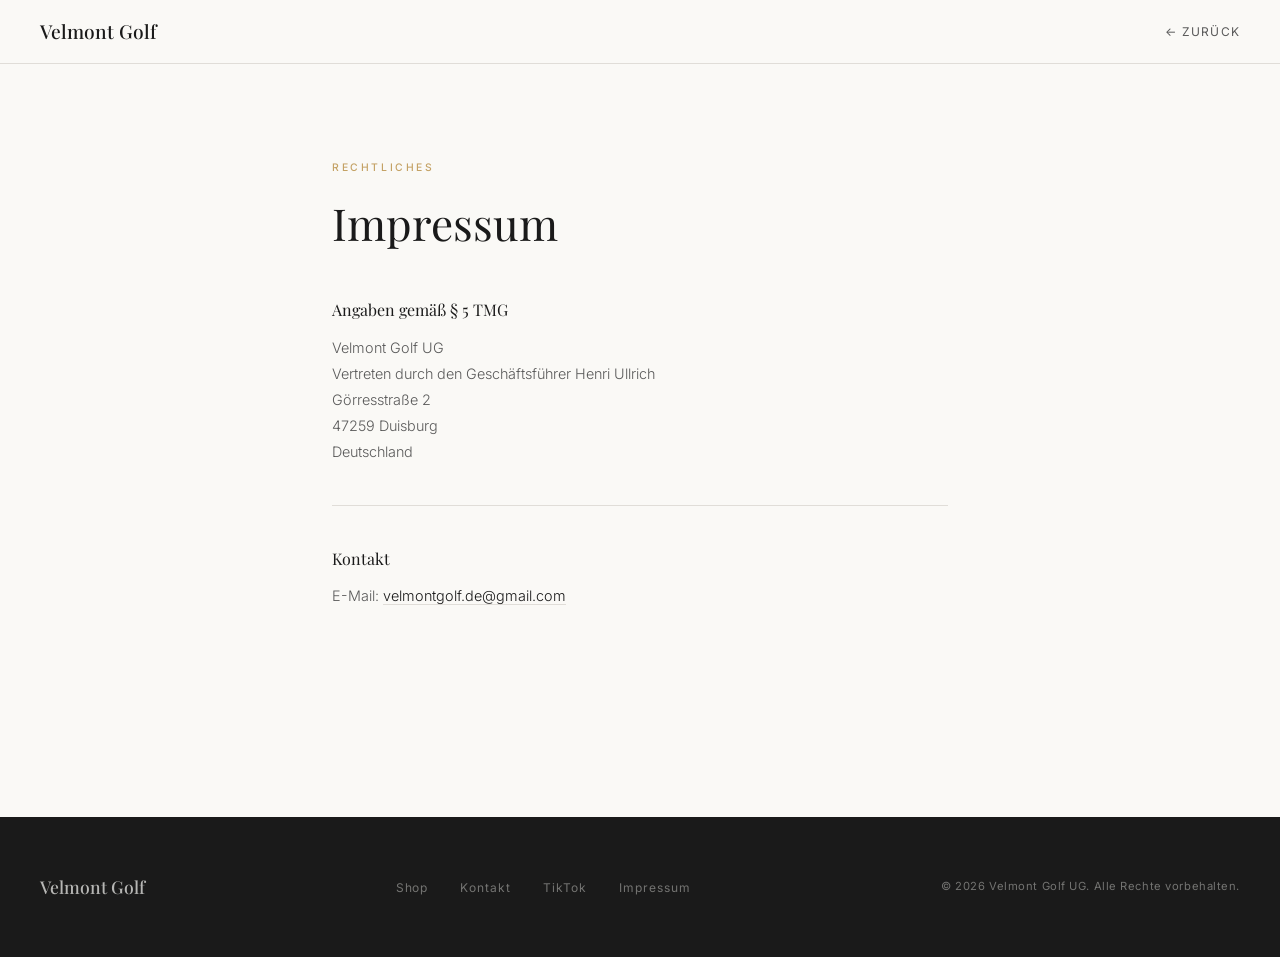
<file: impressum.html>
<!DOCTYPE html>
<html lang="de">
<head>
    <meta charset="UTF-8">
    <meta name="viewport" content="width=device-width, initial-scale=1.0">
    <title>Impressum — Velmont Golf</title>
    <link rel="preconnect" href="https://fonts.googleapis.com">
    <link rel="preconnect" href="https://fonts.gstatic.com" crossorigin>
    <link href="https://fonts.googleapis.com/css2?family=Inter:wght@300;400;500;600&family=Playfair+Display:ital,wght@0,400;0,500;1,400&display=swap" rel="stylesheet">
    <style>
        *, *::before, *::after { margin: 0; padding: 0; box-sizing: border-box; }

        :root {
            --bg-primary: #FAF9F6;
            --bg-dark: #1a1a1a;
            --bg-cream: #F5F0EB;
            --text-primary: #1a1a1a;
            --text-secondary: #5a5a5a;
            --text-light: #FAF9F6;
            --accent: #2D5016;
            --gold: #C4A265;
            --border: #e0ddd8;
            --font-body: 'Inter', sans-serif;
            --font-display: 'Playfair Display', serif;
        }

        html { font-size: 16px; }

        body {
            font-family: var(--font-body);
            color: var(--text-primary);
            background: var(--bg-primary);
            line-height: 1.6;
            -webkit-font-smoothing: antialiased;
        }

        /* ─── NAV ─── */
        nav {
            position: fixed;
            top: 0; left: 0; right: 0;
            z-index: 100;
            padding: 1rem 2.5rem;
            display: flex;
            justify-content: space-between;
            align-items: center;
            background: rgba(250, 249, 246, 0.95);
            backdrop-filter: blur(20px);
            -webkit-backdrop-filter: blur(20px);
            box-shadow: 0 1px 0 var(--border);
        }

        .nav-logo {
            font-family: var(--font-display);
            font-size: 1.2rem;
            font-weight: 500;
            color: var(--text-primary);
            text-decoration: none;
        }

        .nav-back {
            font-size: 0.75rem;
            font-weight: 400;
            letter-spacing: 0.1em;
            text-transform: uppercase;
            color: var(--text-secondary);
            text-decoration: none;
            transition: color 0.3s ease;
        }

        .nav-back:hover { color: var(--gold); }

        /* ─── CONTENT ─── */
        .impressum-wrap {
            max-width: 680px;
            margin: 0 auto;
            padding: 10rem 2rem 8rem;
        }

        .page-label {
            font-size: 0.65rem;
            font-weight: 500;
            letter-spacing: 0.25em;
            text-transform: uppercase;
            color: var(--gold);
            margin-bottom: 1.25rem;
        }

        h1 {
            font-family: var(--font-display);
            font-size: clamp(2rem, 4vw, 2.75rem);
            font-weight: 400;
            margin-bottom: 3rem;
            line-height: 1.2;
        }

        .impressum-block {
            margin-bottom: 2.5rem;
            padding-bottom: 2.5rem;
            border-bottom: 1px solid var(--border);
        }

        .impressum-block:last-child {
            border-bottom: none;
        }

        .impressum-block h2 {
            font-family: var(--font-display);
            font-size: 1rem;
            font-weight: 400;
            color: var(--text-primary);
            margin-bottom: 0.75rem;
        }

        .impressum-block p,
        .impressum-block address {
            font-size: 0.9rem;
            font-weight: 300;
            color: var(--text-secondary);
            line-height: 1.8;
            font-style: normal;
        }

        .impressum-block a {
            color: var(--text-primary);
            text-decoration: none;
            border-bottom: 1px solid var(--border);
            transition: border-color 0.3s ease;
        }

        .impressum-block a:hover {
            border-color: var(--gold);
        }

        /* ─── FOOTER ─── */
        footer {
            background: var(--bg-dark);
            color: rgba(250, 249, 246, 0.4);
            padding: 3.5rem 2.5rem;
        }

        .footer-inner {
            max-width: 1200px;
            margin: 0 auto;
            display: flex;
            justify-content: space-between;
            align-items: center;
        }

        .footer-logo {
            font-family: var(--font-display);
            font-size: 1.1rem;
            font-weight: 500;
            color: rgba(250, 249, 246, 0.7);
        }

        .footer-links {
            display: flex;
            gap: 2rem;
            list-style: none;
        }

        .footer-links a {
            font-size: 0.75rem;
            letter-spacing: 0.08em;
            text-decoration: none;
            color: rgba(250, 249, 246, 0.4);
            transition: color 0.3s ease;
        }

        .footer-links a:hover { color: var(--gold); }

        .footer-copy { font-size: 0.7rem; letter-spacing: 0.05em; }

        @media (max-width: 600px) {
            nav { padding: 1rem 1.25rem; }
            .footer-inner { flex-direction: column; gap: 1.5rem; text-align: center; }
            .footer-links { gap: 1.25rem; }
        }
    </style>
</head>
<body>

    <nav>
        <a href="index.html" class="nav-logo">Velmont Golf</a>
        <a href="index.html" class="nav-back">← Zurück</a>
    </nav>

    <div class="impressum-wrap">
        <p class="page-label">Rechtliches</p>
        <h1>Impressum</h1>

        <div class="impressum-block">
            <h2>Angaben gemäß § 5 TMG</h2>
            <address>
                Velmont Golf UG<br>
                Vertreten durch den Geschäftsführer Henri Ullrich<br>
                Görresstraße 2<br>
                47259 Duisburg<br>
                Deutschland
            </address>
        </div>

        <div class="impressum-block">
            <h2>Kontakt</h2>
            <p>E-Mail: <a href="mailto:velmontgolf.de@gmail.com">velmontgolf.de@gmail.com</a></p>
        </div>
    </div>

    <footer>
        <div class="footer-inner">
            <div class="footer-logo">Velmont Golf</div>
            <ul class="footer-links">
                <li><a href="https://7ccjau-pn.myshopify.com" target="_blank">Shop</a></li>
                <li><a href="mailto:velmontgolf.de@gmail.com">Kontakt</a></li>
                <li><a href="https://www.tiktok.com/@velmontgolf" target="_blank">TikTok</a></li>
                <li><a href="impressum.html">Impressum</a></li>
            </ul>
            <p class="footer-copy">&copy; 2026 Velmont Golf UG. Alle Rechte vorbehalten.</p>
        </div>
    </footer>

</body>
</html>
</file>
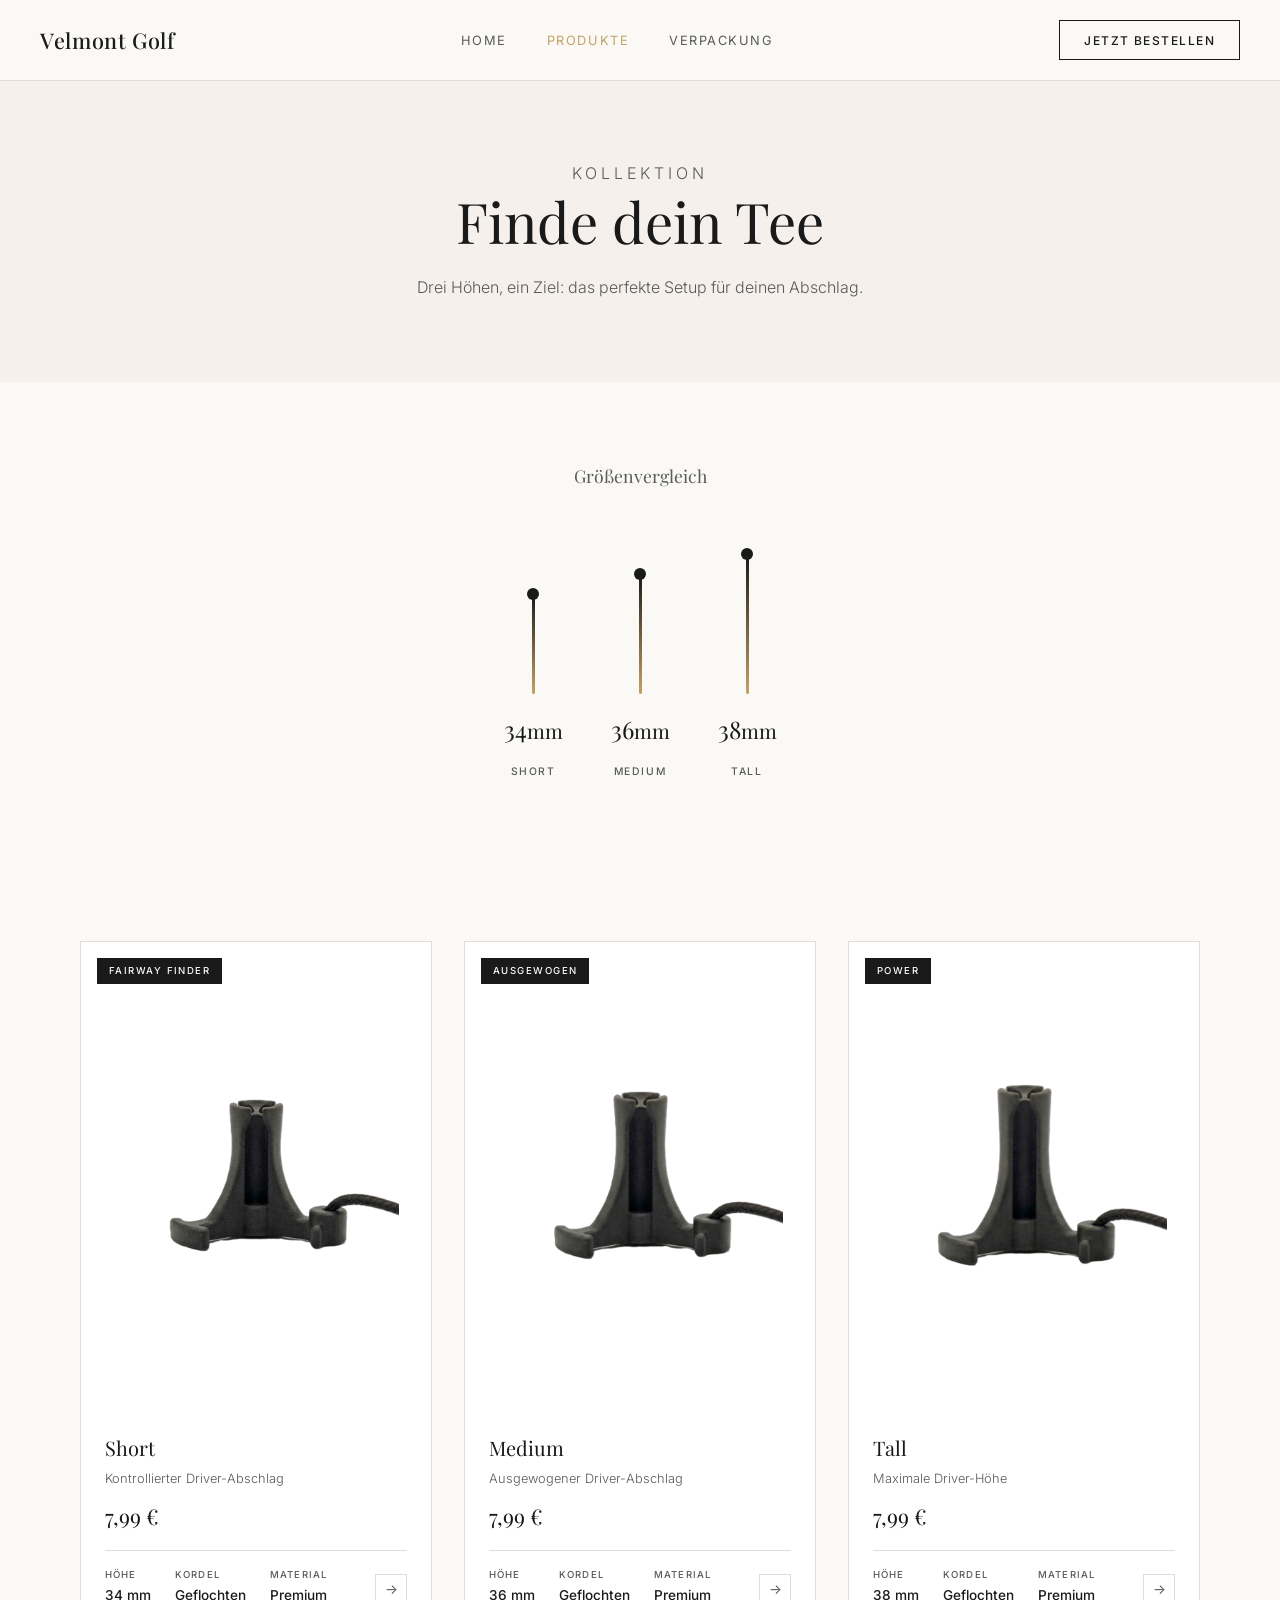
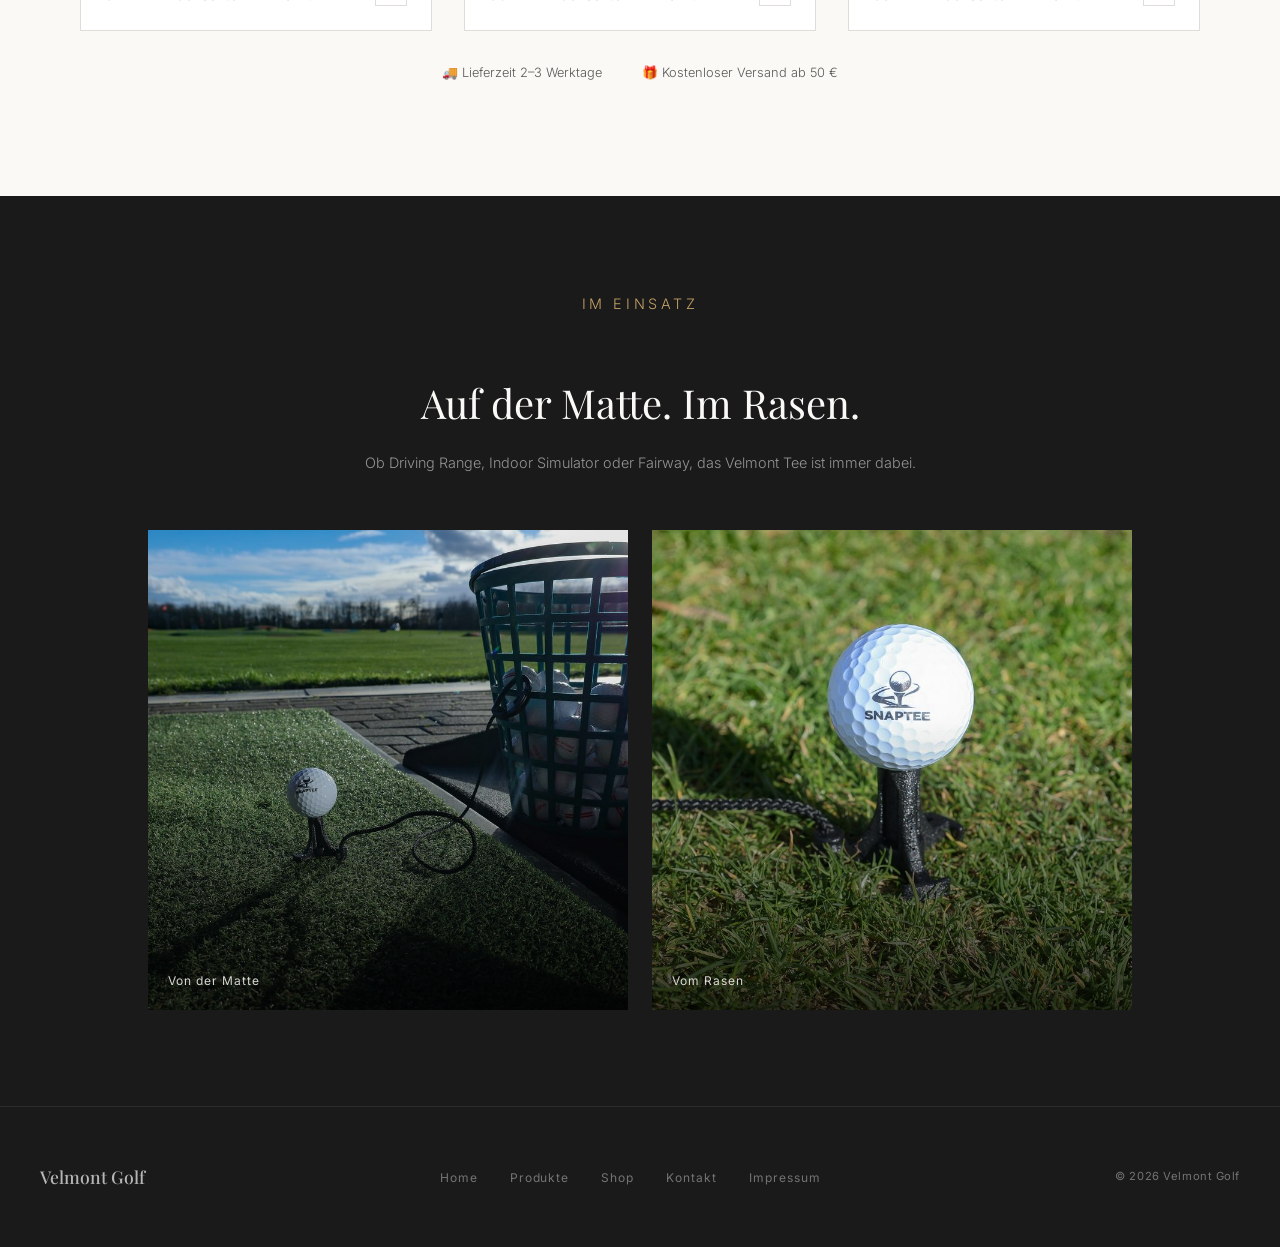
<file: produkte.html>
<!DOCTYPE html>
<html lang="de">
<head>
    <meta charset="UTF-8">
    <meta name="viewport" content="width=device-width, initial-scale=1.0">
    <title>Produkte — Velmont Golf</title>
    <meta name="description" content="Velmont Golf Tees in drei Groessen: Short (34mm), Medium (36mm) und Tall (38mm). Finde das perfekte Tee fuer dein Spiel.">
    <link rel="preconnect" href="https://fonts.googleapis.com">
    <link rel="preconnect" href="https://fonts.gstatic.com" crossorigin>
    <link href="https://fonts.googleapis.com/css2?family=Inter:wght@300;400;500;600&family=Playfair+Display:ital,wght@0,400;0,500;0,600;1,400&display=swap" rel="stylesheet">
    <style>
        *, *::before, *::after { margin: 0; padding: 0; box-sizing: border-box; }

        :root {
            --bg-primary: #FAF9F6;
            --bg-dark: #1a1a1a;
            --bg-cream: #F5F0EB;
            --text-primary: #1a1a1a;
            --text-secondary: #5a5a5a;
            --text-light: #FAF9F6;
            --gold: #C4A265;
            --border: #e0ddd8;
            --font-body: 'Inter', sans-serif;
            --font-display: 'Playfair Display', serif;
        }

        html { scroll-behavior: smooth; }

        body {
            font-family: var(--font-body);
            color: var(--text-primary);
            background: var(--bg-primary);
            line-height: 1.6;
            -webkit-font-smoothing: antialiased;
            overflow-x: hidden;
        }

        /* ─── NAV ─── */
        nav {
            position: fixed; top: 0; left: 0; right: 0; z-index: 100;
            padding: 1.25rem 2.5rem;
            display: flex; justify-content: space-between; align-items: center;
            background: rgba(250, 249, 246, 0.95);
            backdrop-filter: blur(20px); -webkit-backdrop-filter: blur(20px);
            box-shadow: 0 1px 0 var(--border);
        }

        .nav-logo {
            font-family: var(--font-display); font-size: 1.35rem; font-weight: 500;
            letter-spacing: 0.03em; color: var(--text-primary); text-decoration: none;
        }

        .nav-links { display: flex; gap: 2.5rem; list-style: none; }

        .nav-links a {
            font-size: 0.8rem; font-weight: 400; letter-spacing: 0.12em;
            text-transform: uppercase; text-decoration: none; color: var(--text-secondary);
            transition: color 0.3s ease;
        }

        .nav-links a:hover { color: var(--gold); }

        .nav-cta {
            font-size: 0.75rem; font-weight: 500; letter-spacing: 0.12em;
            text-transform: uppercase; text-decoration: none;
            color: var(--text-primary); border: 1px solid var(--text-primary);
            padding: 0.6rem 1.5rem; transition: all 0.3s ease;
        }

        .nav-cta:hover { background: var(--text-primary); color: var(--text-light); }

        .nav-mobile-toggle {
            display: none; flex-direction: column; gap: 5px;
            cursor: pointer; background: none; border: none; padding: 4px;
        }

        .nav-mobile-toggle span { width: 22px; height: 1.5px; background: var(--text-primary); }

        .mobile-menu {
            position: fixed; inset: 0; background: rgba(26,26,26,0.97);
            backdrop-filter: blur(20px); z-index: 99;
            display: flex; flex-direction: column; justify-content: center; align-items: center; gap: 2rem;
            opacity: 0; pointer-events: none; transition: opacity 0.3s ease;
        }

        .mobile-menu.open { opacity: 1; pointer-events: all; }

        .mobile-menu a {
            font-family: var(--font-display); font-size: 1.5rem; font-weight: 400;
            text-decoration: none; color: var(--text-light); transition: color 0.3s ease;
        }

        .mobile-menu a:hover { color: var(--gold); }

        .mobile-menu-close {
            position: absolute; top: 1.25rem; right: 1.5rem;
            background: none; border: none; color: var(--text-light); font-size: 1.5rem; cursor: pointer;
        }

        /* ─── PAGE HEADER ─── */
        .page-header {
            padding: 10rem 2.5rem 5rem;
            text-align: center;
            background: var(--bg-cream);
        }

        .page-header-label {
            font-size: 0.65rem; font-weight: 500; letter-spacing: 0.25em;
            text-transform: uppercase; color: var(--gold); margin-bottom: 1.25rem;
        }

        .page-header h1 {
            font-family: var(--font-display); font-size: clamp(2.2rem, 4.5vw, 3.5rem);
            font-weight: 400; line-height: 1.2; margin-bottom: 1.25rem;
        }

        .page-header p {
            font-size: 1rem; font-weight: 300; color: var(--text-secondary);
            max-width: 500px; margin: 0 auto; line-height: 1.7;
        }

        /* ─── SIZE COMPARISON ─── */
        .size-compare {
            padding: 5rem 2.5rem;
            max-width: 900px;
            margin: 0 auto;
        }

        .compare-visual {
            display: flex;
            justify-content: center;
            align-items: flex-end;
            gap: 3rem;
            padding: 3rem 0;
        }

        .compare-bar {
            display: flex;
            flex-direction: column;
            align-items: center;
            gap: 1rem;
        }

        .bar-stick {
            width: 3px;
            background: linear-gradient(to top, var(--gold), var(--text-primary));
            border-radius: 2px;
            position: relative;
            transition: height 0.6s ease;
        }

        .bar-stick::before {
            content: '';
            position: absolute;
            top: -6px;
            left: 50%;
            transform: translateX(-50%);
            width: 12px;
            height: 12px;
            border-radius: 50%;
            background: var(--text-primary);
        }

        .bar-34 .bar-stick { height: 100px; }
        .bar-36 .bar-stick { height: 120px; }
        .bar-38 .bar-stick { height: 140px; }

        .bar-label {
            font-size: 0.65rem; font-weight: 500; letter-spacing: 0.15em;
            text-transform: uppercase; color: var(--text-secondary);
        }

        .bar-size {
            font-family: var(--font-display); font-size: 1.5rem; font-weight: 400;
        }

        .compare-title {
            text-align: center;
            font-family: var(--font-display); font-size: 1.1rem; font-weight: 400;
            color: var(--text-secondary); margin-bottom: 1rem;
        }

        /* ─── PRODUCT CARDS ─── */
        .products-section {
            padding: 2rem 2.5rem 7rem;
            max-width: 1200px;
            margin: 0 auto;
        }

        .product-cards {
            display: grid;
            grid-template-columns: repeat(3, 1fr);
            gap: 2rem;
        }

        .product-card {
            position: relative;
            background: #fff;
            border: 1px solid var(--border);
            overflow: hidden;
            text-decoration: none;
            color: var(--text-primary);
            transition: transform 0.4s ease, box-shadow 0.4s ease;
        }

        .product-card:hover {
            transform: translateY(-6px);
            box-shadow: 0 25px 60px rgba(0,0,0,0.1);
        }

        .product-card-image {
            position: relative;
            aspect-ratio: 3/4;
            overflow: hidden;
            background: transparent;
        }

        .product-card-image img {
            width: 100%;
            height: 100%;
            object-fit: contain;
            padding: 2rem;
            transition: transform 0.6s ease;
        }

        .product-card:hover .product-card-image img {
            transform: scale(1.05);
        }

        .product-card-badge {
            position: absolute;
            top: 1rem;
            left: 1rem;
            font-size: 0.6rem;
            font-weight: 500;
            letter-spacing: 0.15em;
            text-transform: uppercase;
            background: var(--text-primary);
            color: var(--text-light);
            padding: 0.35rem 0.75rem;
        }

        .product-card-info {
            padding: 1.5rem;
        }

        .product-card-name {
            font-family: var(--font-display);
            font-size: 1.25rem;
            font-weight: 400;
            margin-bottom: 0.3rem;
        }

        .product-card-sub {
            font-size: 0.8rem;
            font-weight: 300;
            color: var(--text-secondary);
            margin-bottom: 0.6rem;
        }

        .product-card-price {
            font-family: var(--font-display);
            font-size: 1.35rem;
            font-weight: 400;
            color: var(--text-primary);
            margin-bottom: 1rem;
        }

        .product-card-specs {
            display: flex;
            gap: 1.5rem;
            padding-top: 1rem;
            border-top: 1px solid var(--border);
        }

        .spec-item {
            display: flex;
            flex-direction: column;
            gap: 0.15rem;
        }

        .spec-label {
            font-size: 0.6rem;
            font-weight: 500;
            letter-spacing: 0.12em;
            text-transform: uppercase;
            color: var(--text-secondary);
        }

        .spec-value {
            font-size: 0.85rem;
            font-weight: 500;
        }

        .product-card-arrow {
            position: absolute;
            bottom: 1.5rem;
            right: 1.5rem;
            width: 32px;
            height: 32px;
            border: 1px solid var(--border);
            display: flex;
            align-items: center;
            justify-content: center;
            font-size: 0.85rem;
            color: var(--text-secondary);
            transition: all 0.3s ease;
        }

        .product-card:hover .product-card-arrow {
            background: var(--text-primary);
            color: var(--text-light);
            border-color: var(--text-primary);
        }

        /* ─── USE CASES ─── */
        .use-cases {
            background: var(--bg-dark);
            color: var(--text-light);
            padding: 6rem 2.5rem;
        }

        .use-cases-inner {
            max-width: 1000px;
            margin: 0 auto;
            text-align: center;
        }

        .use-cases h2 {
            font-family: var(--font-display);
            font-size: clamp(1.8rem, 3.5vw, 2.5rem);
            font-weight: 400;
            margin-bottom: 1rem;
        }

        .use-cases > .use-cases-inner > p {
            font-size: 0.9rem;
            font-weight: 300;
            color: rgba(250,249,246,0.55);
            margin-bottom: 3.5rem;
        }

        .use-grid {
            display: grid;
            grid-template-columns: repeat(2, minmax(0, 480px));
            gap: 1.5rem;
            justify-content: center;
        }

        .use-item {
            position: relative;
            overflow: hidden;
            aspect-ratio: 1;
        }

        .use-item img {
            width: 100%;
            height: 100%;
            object-fit: cover;
            transition: transform 0.6s ease;
        }

        .use-item:hover img {
            transform: scale(1.08);
        }

        .use-item-overlay {
            position: absolute;
            inset: 0;
            background: linear-gradient(to top, rgba(0,0,0,0.7) 0%, transparent 60%);
            display: flex;
            align-items: flex-end;
            padding: 1.25rem;
        }

        .use-item-text {
            font-size: 0.75rem;
            font-weight: 400;
            letter-spacing: 0.08em;
            color: rgba(250,249,246,0.85);
        }

        /* ─── FOOTER ─── */
        footer {
            background: var(--bg-dark);
            color: rgba(250, 249, 246, 0.4);
            padding: 3.5rem 2.5rem;
            border-top: 1px solid rgba(250,249,246,0.08);
        }

        .footer-inner {
            max-width: 1200px; margin: 0 auto;
            display: flex; justify-content: space-between; align-items: center;
        }

        .footer-logo {
            font-family: var(--font-display); font-size: 1.1rem; font-weight: 500;
            color: rgba(250, 249, 246, 0.7);
        }

        .footer-links { display: flex; gap: 2rem; list-style: none; }

        .footer-links a {
            font-size: 0.75rem; letter-spacing: 0.08em; text-decoration: none;
            color: rgba(250, 249, 246, 0.4); transition: color 0.3s ease;
        }

        .footer-links a:hover { color: var(--gold); }

        .footer-copy { font-size: 0.7rem; letter-spacing: 0.05em; }

        /* ─── ANIMATIONS ─── */
        .reveal {
            opacity: 0; transform: translateY(40px);
            transition: opacity 0.8s ease, transform 0.8s ease;
        }
        .reveal.visible { opacity: 1; transform: translateY(0); }
        .reveal-delay-1 { transition-delay: 0.1s; }
        .reveal-delay-2 { transition-delay: 0.2s; }
        .reveal-delay-3 { transition-delay: 0.3s; }

        /* ─── RESPONSIVE ─── */
        @media (max-width: 900px) {
            nav { padding: 1rem 1.5rem; }
            .nav-links, .nav-cta { display: none; }
            .nav-mobile-toggle { display: flex; }
            .product-cards { grid-template-columns: 1fr; max-width: 400px; margin: 0 auto; }
            .use-grid { grid-template-columns: 1fr; }
            .compare-visual { gap: 2rem; }
            .footer-inner { flex-direction: column; gap: 1.5rem; text-align: center; }
        }

        @media (max-width: 600px) {
            .page-header { padding: 8rem 1.5rem 3.5rem; }
        }
    </style>
</head>
<body>

    <!-- Nav -->
    <nav>
        <a href="index.html" class="nav-logo">Velmont Golf</a>
        <ul class="nav-links">
            <li><a href="index.html">Home</a></li>
            <li><a href="produkte.html" style="color: var(--gold);">Produkte</a></li>
            <li><a href="index.html#verpackung">Verpackung</a></li>
        </ul>
        <a href="https://7ccjau-pn.myshopify.com" class="nav-cta" target="_blank">Jetzt bestellen</a>
        <button class="nav-mobile-toggle" onclick="toggleMobileMenu()" aria-label="Menu">
            <span></span><span></span><span></span>
        </button>
    </nav>

    <div class="mobile-menu" id="mobileMenu">
        <button class="mobile-menu-close" onclick="toggleMobileMenu()" aria-label="Close">&times;</button>
        <a href="index.html" onclick="toggleMobileMenu()">Home</a>
        <a href="produkte.html" onclick="toggleMobileMenu()">Produkte</a>
        <a href="index.html#verpackung" onclick="toggleMobileMenu()">Verpackung</a>
        <a href="https://7ccjau-pn.myshopify.com" target="_blank">Jetzt bestellen</a>
    </div>

    <!-- Page Header -->
    <header class="page-header">
        <p class="page-header-label">Kollektion</p>
        <h1>Finde dein Tee</h1>
        <p>Drei Höhen, ein Ziel: das perfekte Setup für deinen Abschlag.</p>
    </header>

    <!-- Size Comparison Visual -->
    <div class="size-compare reveal">
        <p class="compare-title">Größenvergleich</p>
        <div class="compare-visual">
            <div class="compare-bar bar-34">
                <div class="bar-stick"></div>
                <span class="bar-size">34<small>mm</small></span>
                <span class="bar-label">Short</span>
            </div>
            <div class="compare-bar bar-36">
                <div class="bar-stick"></div>
                <span class="bar-size">36<small>mm</small></span>
                <span class="bar-label">Medium</span>
            </div>
            <div class="compare-bar bar-38">
                <div class="bar-stick"></div>
                <span class="bar-size">38<small>mm</small></span>
                <span class="bar-label">Tall</span>
            </div>
        </div>
    </div>

    <!-- Product Cards -->
    <section class="products-section">
        <div class="product-cards">
            <a href="produkt-short.html" class="product-card reveal reveal-delay-1">
                <div class="product-card-image">
                    <img src="img/tee-34mm.jpg" alt="Velmont Golf Tee Short 34mm">
                    <span class="product-card-badge">Fairway Finder</span>
                </div>
                <div class="product-card-info">
                    <h2 class="product-card-name">Short</h2>
                    <p class="product-card-sub">Kontrollierter Driver-Abschlag</p>
                    <p class="product-card-price">7,99 €</p>
                    <div class="product-card-specs">
                        <div class="spec-item">
                            <span class="spec-label">Höhe</span>
                            <span class="spec-value">34 mm</span>
                        </div>
                        <div class="spec-item">
                            <span class="spec-label">Kordel</span>
                            <span class="spec-value">Geflochten</span>
                        </div>
                        <div class="spec-item">
                            <span class="spec-label">Material</span>
                            <span class="spec-value">Premium</span>
                        </div>
                    </div>
                </div>
                <span class="product-card-arrow">&rarr;</span>
            </a>

            <a href="produkt-medium.html" class="product-card reveal reveal-delay-2">
                <div class="product-card-image">
                    <img src="img/tee-36mm.jpg" alt="Velmont Golf Tee Medium 36mm">
                    <span class="product-card-badge">Ausgewogen</span>
                </div>
                <div class="product-card-info">
                    <h2 class="product-card-name">Medium</h2>
                    <p class="product-card-sub">Ausgewogener Driver-Abschlag</p>
                    <p class="product-card-price">7,99 €</p>
                    <div class="product-card-specs">
                        <div class="spec-item">
                            <span class="spec-label">Höhe</span>
                            <span class="spec-value">36 mm</span>
                        </div>
                        <div class="spec-item">
                            <span class="spec-label">Kordel</span>
                            <span class="spec-value">Geflochten</span>
                        </div>
                        <div class="spec-item">
                            <span class="spec-label">Material</span>
                            <span class="spec-value">Premium</span>
                        </div>
                    </div>
                </div>
                <span class="product-card-arrow">&rarr;</span>
            </a>

            <a href="produkt-tall.html" class="product-card reveal reveal-delay-3">
                <div class="product-card-image">
                    <img src="img/tee-38mm.jpg" alt="Velmont Golf Tee Tall 38mm">
                    <span class="product-card-badge">Power</span>
                </div>
                <div class="product-card-info">
                    <h2 class="product-card-name">Tall</h2>
                    <p class="product-card-sub">Maximale Driver-Höhe</p>
                    <p class="product-card-price">7,99 €</p>
                    <div class="product-card-specs">
                        <div class="spec-item">
                            <span class="spec-label">Höhe</span>
                            <span class="spec-value">38 mm</span>
                        </div>
                        <div class="spec-item">
                            <span class="spec-label">Kordel</span>
                            <span class="spec-value">Geflochten</span>
                        </div>
                        <div class="spec-item">
                            <span class="spec-label">Material</span>
                            <span class="spec-value">Premium</span>
                        </div>
                    </div>
                </div>
                <span class="product-card-arrow">&rarr;</span>
            </a>
        </div>
        <div style="display: flex; justify-content: center; gap: 2.5rem; margin-top: 2rem; flex-wrap: wrap;">
            <span style="font-size: 0.8rem; color: var(--text-secondary); font-weight: 300; display: flex; align-items: center; gap: 0.4rem;">
                🚚 Lieferzeit 2–3 Werktage
            </span>
            <span style="font-size: 0.8rem; color: var(--text-secondary); font-weight: 300; display: flex; align-items: center; gap: 0.4rem;">
                🎁 Kostenloser Versand ab 50 €
            </span>
        </div>
    </section>

    <!-- Use Cases -->
    <section class="use-cases">
        <div class="use-cases-inner">
            <p class="page-header-label" style="color: var(--gold);">Im Einsatz</p>
            <h2>Auf der Matte. Im Rasen.</h2>
            <p style="font-size: 0.9rem; font-weight: 300; color: rgba(250,249,246,0.55); margin-bottom: 3.5rem;">
                Ob Driving Range, Indoor Simulator oder Fairway, das Velmont Tee ist immer dabei.
            </p>
            <div class="use-grid">
                <div class="use-item reveal reveal-delay-1">
                    <img src="img/tee-action.jpg" alt="Von der Matte" loading="lazy">
                    <div class="use-item-overlay">
                        <span class="use-item-text">Von der Matte</span>
                    </div>
                </div>
                <div class="use-item reveal reveal-delay-2">
                    <img src="img/tee-grass.jpg" alt="Vom Rasen" loading="lazy">
                    <div class="use-item-overlay">
                        <span class="use-item-text">Vom Rasen</span>
                    </div>
                </div>
            </div>
        </div>
    </section>

    <!-- Footer -->
    <footer>
        <div class="footer-inner">
            <div class="footer-logo">Velmont Golf</div>
            <ul class="footer-links">
                <li><a href="index.html">Home</a></li>
                <li><a href="produkte.html">Produkte</a></li>
                <li><a href="https://7ccjau-pn.myshopify.com" target="_blank">Shop</a></li>
                <li><a href="mailto:velmontgolfde@gmail.com">Kontakt</a></li>
                <li><a href="impressum.html">Impressum</a></li>
            </ul>
            <p class="footer-copy">&copy; 2026 Velmont Golf</p>
        </div>
    </footer>

    <script>
        function toggleMobileMenu() {
            document.getElementById('mobileMenu').classList.toggle('open');
        }

        const reveals = document.querySelectorAll('.reveal');
        const observer = new IntersectionObserver((entries) => {
            entries.forEach(entry => {
                if (entry.isIntersecting) {
                    entry.target.classList.add('visible');
                    observer.unobserve(entry.target);
                }
            });
        }, { threshold: 0.15, rootMargin: '0px 0px -50px 0px' });
        reveals.forEach(el => observer.observe(el));
    </script>
</body>
</html>
</file>
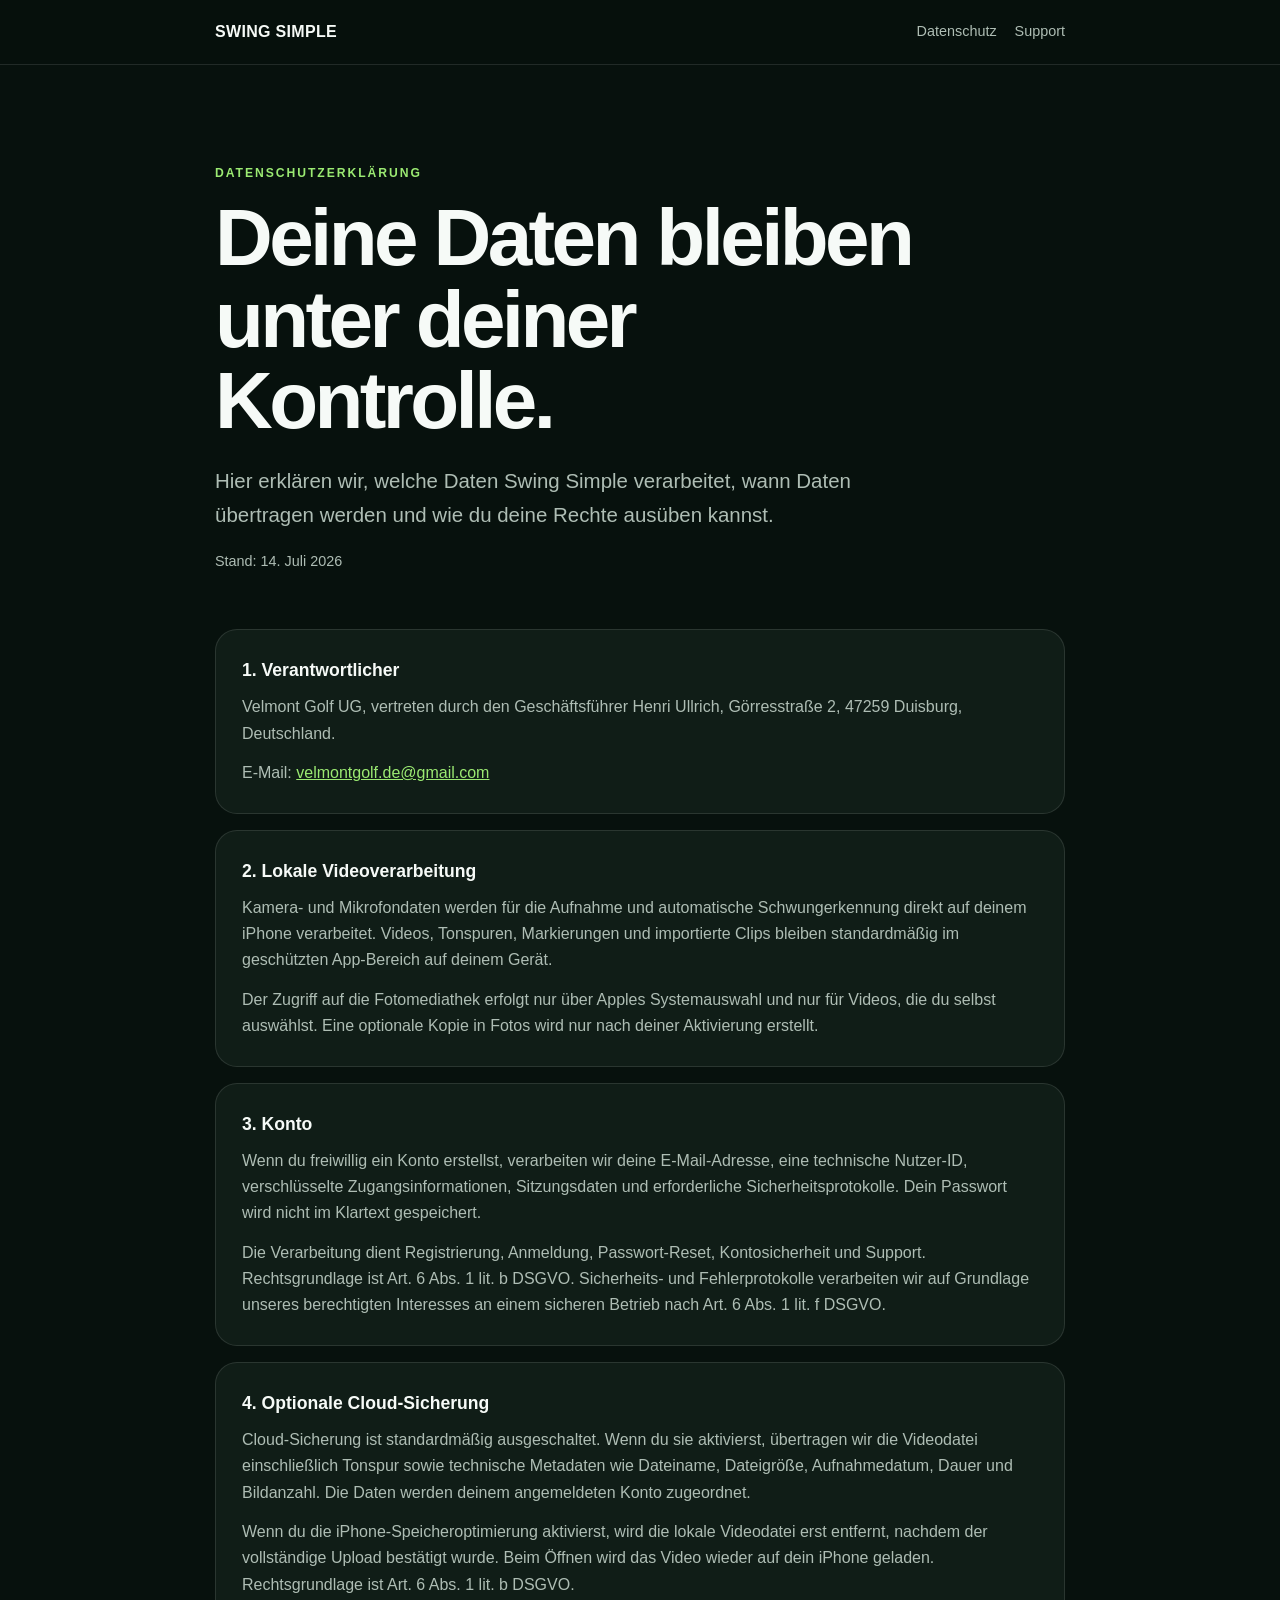
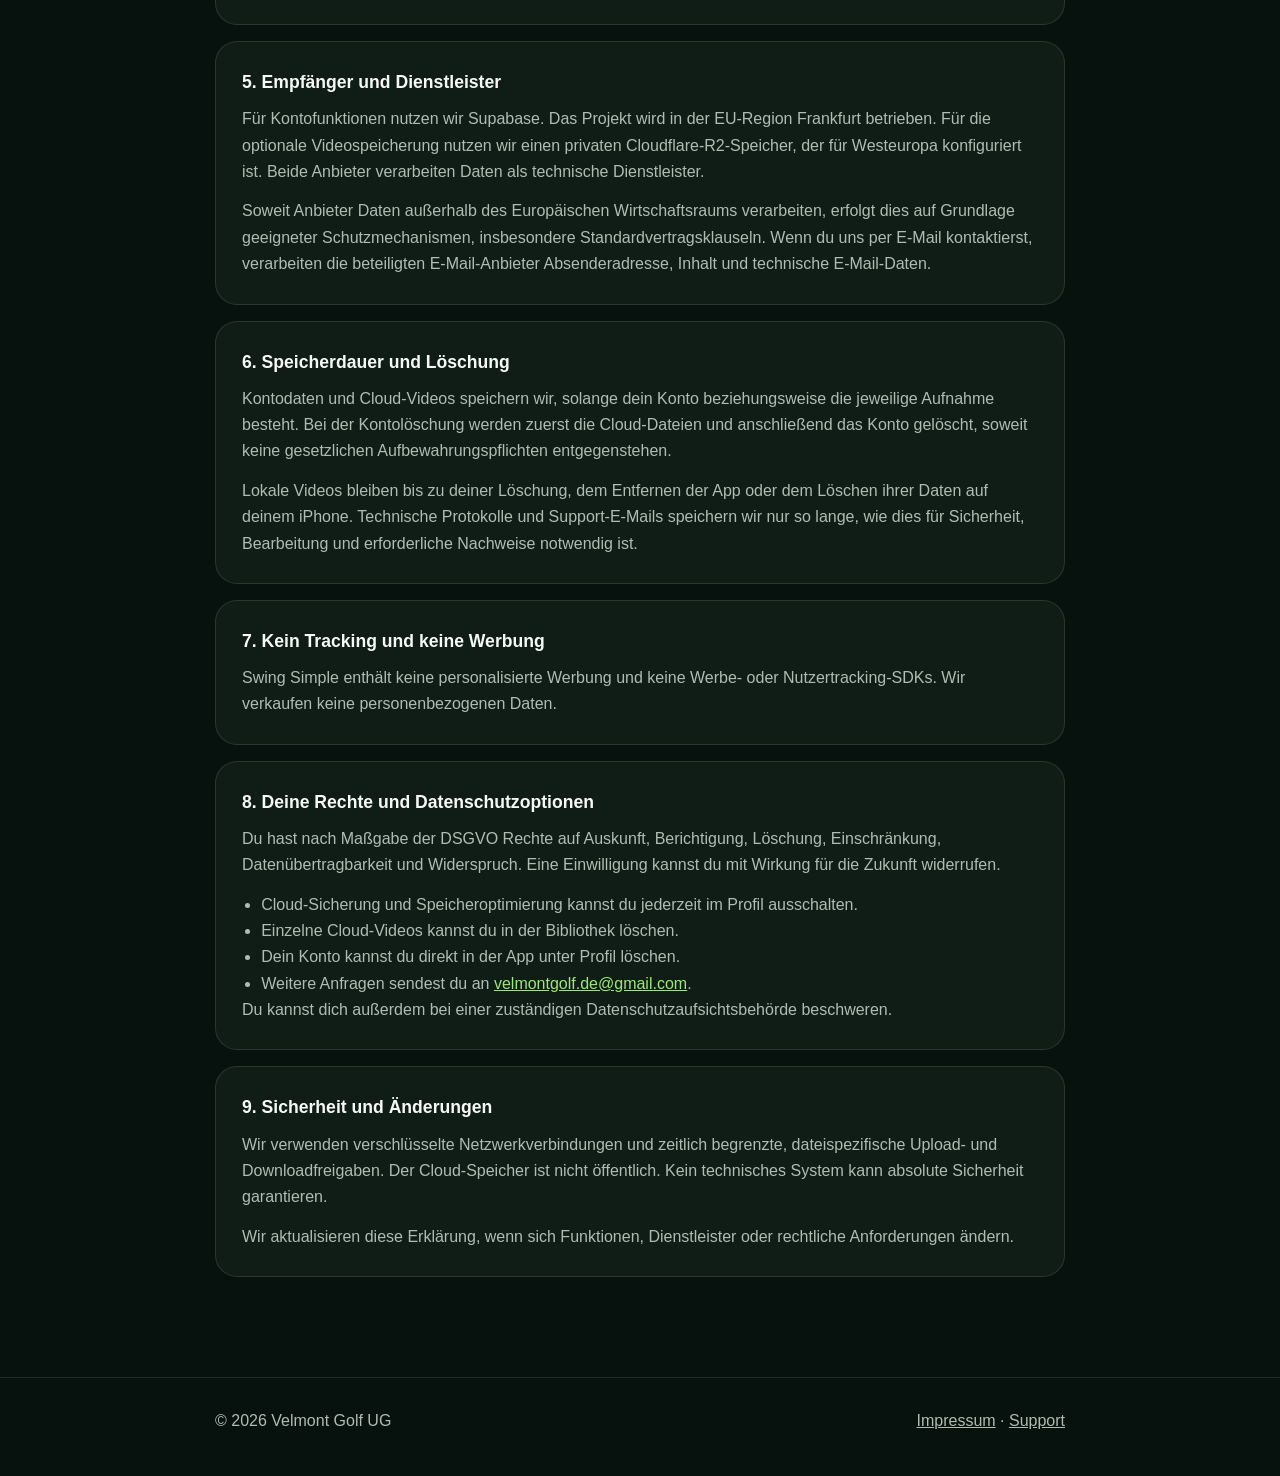
<file: swing-simple-datenschutz.html>
<!doctype html>
<html lang="de">
<head>
    <meta charset="utf-8">
    <meta name="viewport" content="width=device-width, initial-scale=1">
    <meta name="description" content="Datenschutzerklärung für die iPhone-App Swing Simple von Velmont Golf UG.">
    <title>Datenschutz für Swing Simple | Velmont Golf</title>
    <link rel="stylesheet" href="/swing-simple.css">
</head>
<body>
    <header class="nav">
        <div class="nav-inner">
            <a class="brand" href="/swing-simple">SWING SIMPLE</a>
            <nav class="nav-links" aria-label="Seitennavigation">
                <a href="/swing-simple/datenschutz">Datenschutz</a>
                <a href="/swing-simple/support">Support</a>
            </nav>
        </div>
    </header>
    <main>
        <p class="eyebrow">Datenschutzerklärung</p>
        <h1>Deine Daten bleiben unter deiner Kontrolle.</h1>
        <p class="lead">Hier erklären wir, welche Daten Swing Simple verarbeitet, wann Daten übertragen werden und wie du deine Rechte ausüben kannst.</p>
        <p class="meta">Stand: 14. Juli 2026</p>

        <div class="legal">
            <section class="legal-section">
                <h2>1. Verantwortlicher</h2>
                <p>Velmont Golf UG, vertreten durch den Geschäftsführer Henri Ullrich, Görresstraße 2, 47259 Duisburg, Deutschland.</p>
                <p>E-Mail: <a href="mailto:velmontgolf.de@gmail.com">velmontgolf.de@gmail.com</a></p>
            </section>
            <section class="legal-section">
                <h2>2. Lokale Videoverarbeitung</h2>
                <p>Kamera- und Mikrofondaten werden für die Aufnahme und automatische Schwungerkennung direkt auf deinem iPhone verarbeitet. Videos, Tonspuren, Markierungen und importierte Clips bleiben standardmäßig im geschützten App-Bereich auf deinem Gerät.</p>
                <p>Der Zugriff auf die Fotomediathek erfolgt nur über Apples Systemauswahl und nur für Videos, die du selbst auswählst. Eine optionale Kopie in Fotos wird nur nach deiner Aktivierung erstellt.</p>
            </section>
            <section class="legal-section">
                <h2>3. Konto</h2>
                <p>Wenn du freiwillig ein Konto erstellst, verarbeiten wir deine E-Mail-Adresse, eine technische Nutzer-ID, verschlüsselte Zugangsinformationen, Sitzungsdaten und erforderliche Sicherheitsprotokolle. Dein Passwort wird nicht im Klartext gespeichert.</p>
                <p>Die Verarbeitung dient Registrierung, Anmeldung, Passwort-Reset, Kontosicherheit und Support. Rechtsgrundlage ist Art. 6 Abs. 1 lit. b DSGVO. Sicherheits- und Fehlerprotokolle verarbeiten wir auf Grundlage unseres berechtigten Interesses an einem sicheren Betrieb nach Art. 6 Abs. 1 lit. f DSGVO.</p>
            </section>
            <section class="legal-section">
                <h2>4. Optionale Cloud-Sicherung</h2>
                <p>Cloud-Sicherung ist standardmäßig ausgeschaltet. Wenn du sie aktivierst, übertragen wir die Videodatei einschließlich Tonspur sowie technische Metadaten wie Dateiname, Dateigröße, Aufnahmedatum, Dauer und Bildanzahl. Die Daten werden deinem angemeldeten Konto zugeordnet.</p>
                <p>Wenn du die iPhone-Speicheroptimierung aktivierst, wird die lokale Videodatei erst entfernt, nachdem der vollständige Upload bestätigt wurde. Beim Öffnen wird das Video wieder auf dein iPhone geladen. Rechtsgrundlage ist Art. 6 Abs. 1 lit. b DSGVO.</p>
            </section>
            <section class="legal-section">
                <h2>5. Empfänger und Dienstleister</h2>
                <p>Für Kontofunktionen nutzen wir Supabase. Das Projekt wird in der EU-Region Frankfurt betrieben. Für die optionale Videospeicherung nutzen wir einen privaten Cloudflare-R2-Speicher, der für Westeuropa konfiguriert ist. Beide Anbieter verarbeiten Daten als technische Dienstleister.</p>
                <p>Soweit Anbieter Daten außerhalb des Europäischen Wirtschaftsraums verarbeiten, erfolgt dies auf Grundlage geeigneter Schutzmechanismen, insbesondere Standardvertragsklauseln. Wenn du uns per E-Mail kontaktierst, verarbeiten die beteiligten E-Mail-Anbieter Absenderadresse, Inhalt und technische E-Mail-Daten.</p>
            </section>
            <section class="legal-section">
                <h2>6. Speicherdauer und Löschung</h2>
                <p>Kontodaten und Cloud-Videos speichern wir, solange dein Konto beziehungsweise die jeweilige Aufnahme besteht. Bei der Kontolöschung werden zuerst die Cloud-Dateien und anschließend das Konto gelöscht, soweit keine gesetzlichen Aufbewahrungspflichten entgegenstehen.</p>
                <p>Lokale Videos bleiben bis zu deiner Löschung, dem Entfernen der App oder dem Löschen ihrer Daten auf deinem iPhone. Technische Protokolle und Support-E-Mails speichern wir nur so lange, wie dies für Sicherheit, Bearbeitung und erforderliche Nachweise notwendig ist.</p>
            </section>
            <section class="legal-section">
                <h2>7. Kein Tracking und keine Werbung</h2>
                <p>Swing Simple enthält keine personalisierte Werbung und keine Werbe- oder Nutzertracking-SDKs. Wir verkaufen keine personenbezogenen Daten.</p>
            </section>
            <section class="legal-section" id="deine-rechte">
                <h2>8. Deine Rechte und Datenschutzoptionen</h2>
                <p>Du hast nach Maßgabe der DSGVO Rechte auf Auskunft, Berichtigung, Löschung, Einschränkung, Datenübertragbarkeit und Widerspruch. Eine Einwilligung kannst du mit Wirkung für die Zukunft widerrufen.</p>
                <ul>
                    <li>Cloud-Sicherung und Speicheroptimierung kannst du jederzeit im Profil ausschalten.</li>
                    <li>Einzelne Cloud-Videos kannst du in der Bibliothek löschen.</li>
                    <li>Dein Konto kannst du direkt in der App unter Profil löschen.</li>
                    <li>Weitere Anfragen sendest du an <a href="mailto:velmontgolf.de@gmail.com">velmontgolf.de@gmail.com</a>.</li>
                </ul>
                <p>Du kannst dich außerdem bei einer zuständigen Datenschutzaufsichtsbehörde beschweren.</p>
            </section>
            <section class="legal-section">
                <h2>9. Sicherheit und Änderungen</h2>
                <p>Wir verwenden verschlüsselte Netzwerkverbindungen und zeitlich begrenzte, dateispezifische Upload- und Downloadfreigaben. Der Cloud-Speicher ist nicht öffentlich. Kein technisches System kann absolute Sicherheit garantieren.</p>
                <p>Wir aktualisieren diese Erklärung, wenn sich Funktionen, Dienstleister oder rechtliche Anforderungen ändern.</p>
            </section>
        </div>
    </main>
    <footer>
        <div class="footer-inner">
            <span>© 2026 Velmont Golf UG</span>
            <span><a href="/impressum">Impressum</a> · <a href="/swing-simple/support">Support</a></span>
        </div>
    </footer>
</body>
</html>
</file>
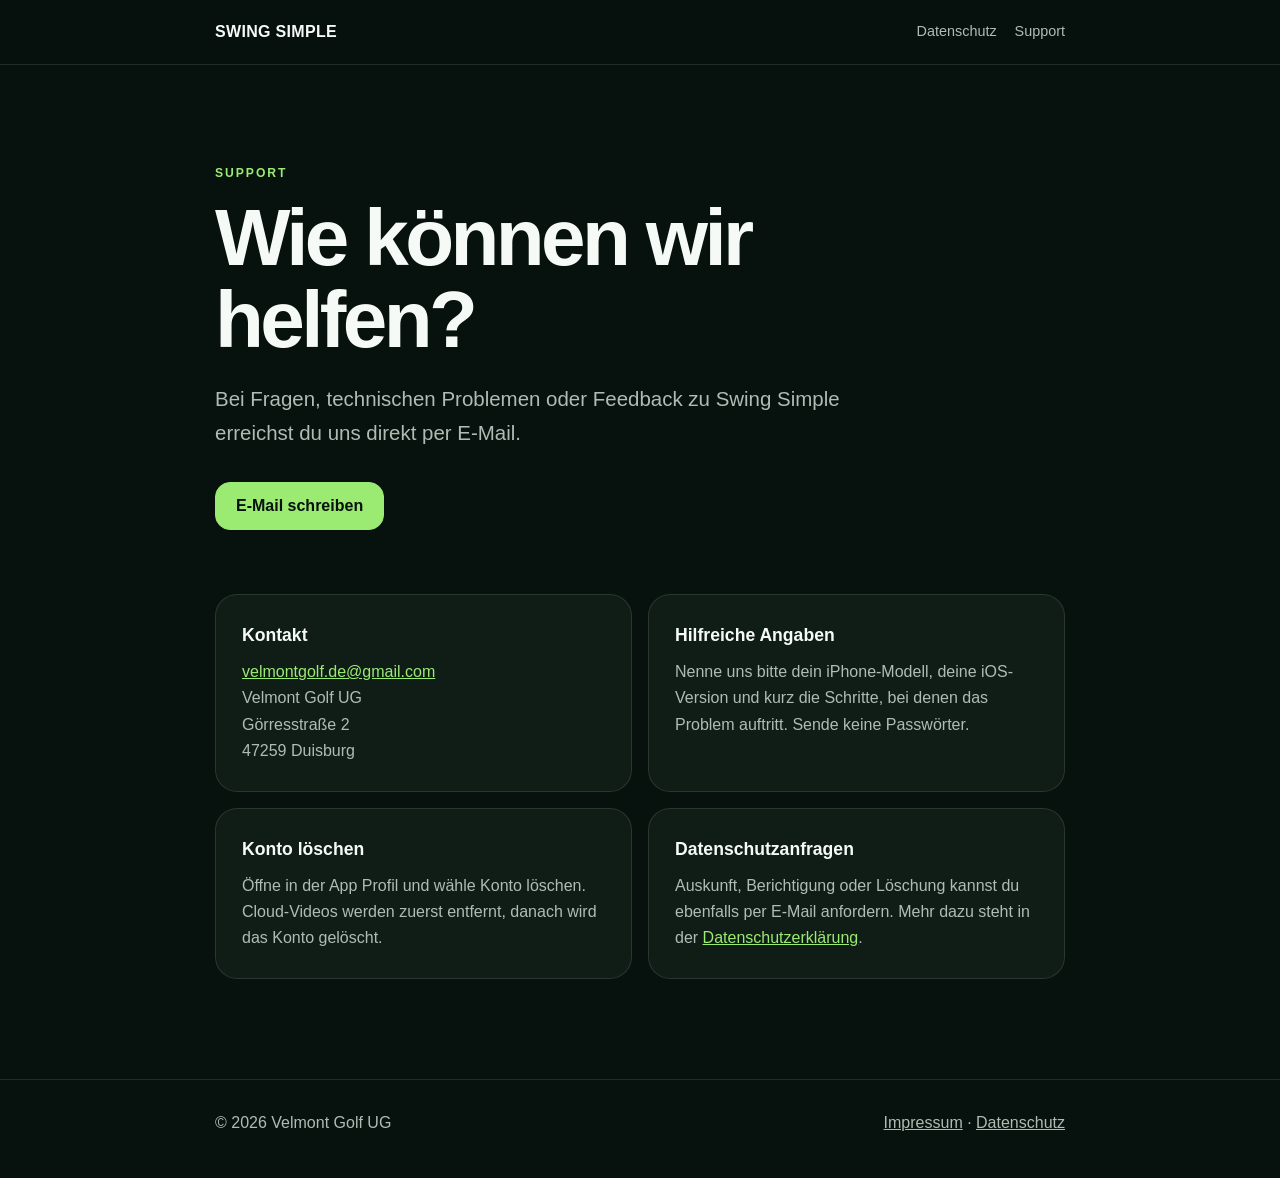
<file: swing-simple-support.html>
<!doctype html>
<html lang="de">
<head>
    <meta charset="utf-8">
    <meta name="viewport" content="width=device-width, initial-scale=1">
    <meta name="description" content="Support und Kontakt für die iPhone-App Swing Simple.">
    <title>Swing Simple Support | Velmont Golf</title>
    <link rel="stylesheet" href="/swing-simple.css">
</head>
<body>
    <header class="nav">
        <div class="nav-inner">
            <a class="brand" href="/swing-simple">SWING SIMPLE</a>
            <nav class="nav-links" aria-label="Seitennavigation">
                <a href="/swing-simple/datenschutz">Datenschutz</a>
                <a href="/swing-simple/support">Support</a>
            </nav>
        </div>
    </header>
    <main>
        <p class="eyebrow">Support</p>
        <h1>Wie können wir helfen?</h1>
        <p class="lead">Bei Fragen, technischen Problemen oder Feedback zu Swing Simple erreichst du uns direkt per E-Mail.</p>
        <div class="actions">
            <a class="button primary" href="mailto:velmontgolf.de@gmail.com?subject=Swing%20Simple%20Support">E-Mail schreiben</a>
        </div>

        <section class="grid" aria-label="Hilfethemen">
            <article class="card">
                <h2>Kontakt</h2>
                <p><a href="mailto:velmontgolf.de@gmail.com">velmontgolf.de@gmail.com</a><br>Velmont Golf UG<br>Görresstraße 2<br>47259 Duisburg</p>
            </article>
            <article class="card">
                <h2>Hilfreiche Angaben</h2>
                <p>Nenne uns bitte dein iPhone-Modell, deine iOS-Version und kurz die Schritte, bei denen das Problem auftritt. Sende keine Passwörter.</p>
            </article>
            <article class="card">
                <h2>Konto löschen</h2>
                <p>Öffne in der App Profil und wähle Konto löschen. Cloud-Videos werden zuerst entfernt, danach wird das Konto gelöscht.</p>
            </article>
            <article class="card">
                <h2>Datenschutzanfragen</h2>
                <p>Auskunft, Berichtigung oder Löschung kannst du ebenfalls per E-Mail anfordern. Mehr dazu steht in der <a href="/swing-simple/datenschutz#deine-rechte">Datenschutzerklärung</a>.</p>
            </article>
        </section>
    </main>
    <footer>
        <div class="footer-inner">
            <span>© 2026 Velmont Golf UG</span>
            <span><a href="/impressum">Impressum</a> · <a href="/swing-simple/datenschutz">Datenschutz</a></span>
        </div>
    </footer>
</body>
</html>
</file>
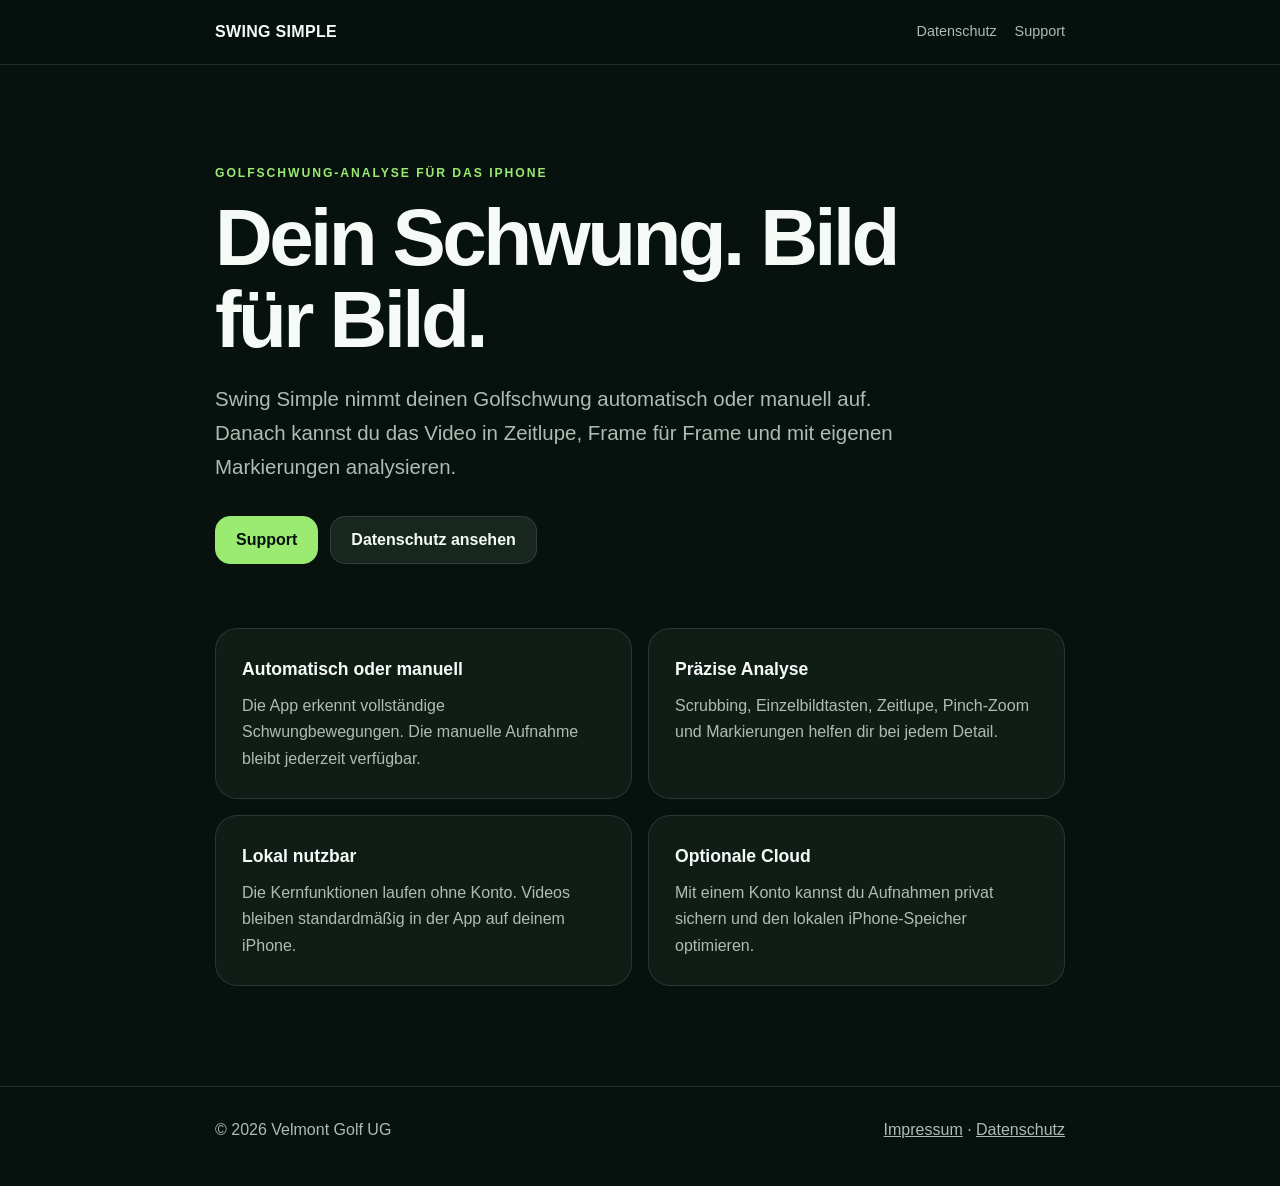
<file: swing-simple.html>
<!doctype html>
<html lang="de">
<head>
    <meta charset="utf-8">
    <meta name="viewport" content="width=device-width, initial-scale=1">
    <meta name="description" content="Swing Simple nimmt Golfschwünge auf und macht die Analyse Bild für Bild direkt auf dem iPhone möglich.">
    <title>Swing Simple | Golfschwung aufnehmen und analysieren</title>
    <link rel="stylesheet" href="/swing-simple.css">
</head>
<body>
    <header class="nav">
        <div class="nav-inner">
            <a class="brand" href="/swing-simple">SWING SIMPLE</a>
            <nav class="nav-links" aria-label="Seitennavigation">
                <a href="/swing-simple/datenschutz">Datenschutz</a>
                <a href="/swing-simple/support">Support</a>
            </nav>
        </div>
    </header>
    <main>
        <p class="eyebrow">Golfschwung-Analyse für das iPhone</p>
        <h1>Dein Schwung. Bild für Bild.</h1>
        <p class="lead">Swing Simple nimmt deinen Golfschwung automatisch oder manuell auf. Danach kannst du das Video in Zeitlupe, Frame für Frame und mit eigenen Markierungen analysieren.</p>
        <div class="actions">
            <a class="button primary" href="/swing-simple/support">Support</a>
            <a class="button" href="/swing-simple/datenschutz">Datenschutz ansehen</a>
        </div>

        <section class="grid" aria-label="Funktionen">
            <article class="card">
                <h2>Automatisch oder manuell</h2>
                <p>Die App erkennt vollständige Schwungbewegungen. Die manuelle Aufnahme bleibt jederzeit verfügbar.</p>
            </article>
            <article class="card">
                <h2>Präzise Analyse</h2>
                <p>Scrubbing, Einzelbildtasten, Zeitlupe, Pinch-Zoom und Markierungen helfen dir bei jedem Detail.</p>
            </article>
            <article class="card">
                <h2>Lokal nutzbar</h2>
                <p>Die Kernfunktionen laufen ohne Konto. Videos bleiben standardmäßig in der App auf deinem iPhone.</p>
            </article>
            <article class="card">
                <h2>Optionale Cloud</h2>
                <p>Mit einem Konto kannst du Aufnahmen privat sichern und den lokalen iPhone-Speicher optimieren.</p>
            </article>
        </section>
    </main>
    <footer>
        <div class="footer-inner">
            <span>© 2026 Velmont Golf UG</span>
            <span><a href="/impressum">Impressum</a> · <a href="/swing-simple/datenschutz">Datenschutz</a></span>
        </div>
    </footer>
</body>
</html>
</file>
<file: swing-simple.css>
:root {
    --bg: #07110d;
    --surface: #101d17;
    --surface-2: #17271f;
    --text: #f6faf7;
    --muted: #aebdb4;
    --accent: #9bea72;
    --line: rgba(255, 255, 255, 0.11);
    --max: 850px;
}

* { box-sizing: border-box; }
html { scroll-behavior: smooth; }
body {
    margin: 0;
    color: var(--text);
    background: var(--bg);
    font-family: -apple-system, BlinkMacSystemFont, "SF Pro Text", "Segoe UI", sans-serif;
    line-height: 1.65;
    -webkit-font-smoothing: antialiased;
}
a { color: var(--accent); }
.nav {
    position: sticky;
    top: 0;
    z-index: 10;
    border-bottom: 1px solid var(--line);
    background: rgba(7, 17, 13, 0.9);
    backdrop-filter: blur(18px);
}
.nav-inner, main, .footer-inner {
    width: min(calc(100% - 40px), var(--max));
    margin: 0 auto;
}
.nav-inner {
    min-height: 64px;
    display: flex;
    align-items: center;
    justify-content: space-between;
    gap: 24px;
}
.brand {
    color: var(--text);
    text-decoration: none;
    font-weight: 750;
    letter-spacing: 0.02em;
}
.nav-links { display: flex; gap: 18px; }
.nav-links a {
    color: var(--muted);
    text-decoration: none;
    font-size: 0.9rem;
}
.nav-links a:hover { color: var(--text); }
main { padding: 86px 0 100px; }
.eyebrow {
    color: var(--accent);
    font-size: 0.76rem;
    font-weight: 750;
    letter-spacing: 0.16em;
    text-transform: uppercase;
}
h1 {
    max-width: 760px;
    margin: 14px 0 22px;
    font-size: clamp(2.45rem, 8vw, 5rem);
    line-height: 1.02;
    letter-spacing: -0.045em;
}
.lead {
    max-width: 690px;
    margin: 0;
    color: var(--muted);
    font-size: clamp(1.05rem, 2.5vw, 1.28rem);
}
.actions { display: flex; flex-wrap: wrap; gap: 12px; margin-top: 32px; }
.button {
    display: inline-flex;
    min-height: 48px;
    align-items: center;
    justify-content: center;
    padding: 0 20px;
    border: 1px solid var(--line);
    border-radius: 15px;
    color: var(--text);
    background: var(--surface-2);
    text-decoration: none;
    font-weight: 700;
}
.button.primary { color: #07110d; background: var(--accent); border-color: var(--accent); }
.grid {
    display: grid;
    grid-template-columns: repeat(2, minmax(0, 1fr));
    gap: 16px;
    margin-top: 64px;
}
.card, .legal-section {
    padding: 26px;
    border: 1px solid var(--line);
    border-radius: 22px;
    background: var(--surface);
}
.card h2, .legal-section h2 { margin: 0 0 9px; font-size: 1.1rem; }
.card p, .legal-section p, .legal-section li { color: var(--muted); }
.card p, .legal-section p { margin: 0; }
.legal { display: grid; gap: 16px; margin-top: 56px; }
.legal-section h2 { scroll-margin-top: 90px; }
.legal-section p + p, .legal-section ul { margin-top: 13px; }
.legal-section ul { margin-bottom: 0; padding-left: 1.2rem; }
.meta { color: var(--muted); font-size: 0.9rem; margin-top: 18px; }
footer { border-top: 1px solid var(--line); padding: 30px 0 42px; color: var(--muted); }
.footer-inner { display: flex; justify-content: space-between; gap: 22px; flex-wrap: wrap; }
.footer-inner a { color: var(--muted); }

@media (max-width: 680px) {
    .nav-links a:first-child { display: none; }
    main { padding-top: 58px; }
    .grid { grid-template-columns: 1fr; margin-top: 44px; }
    .card, .legal-section { padding: 21px; border-radius: 18px; }
}
</file>
